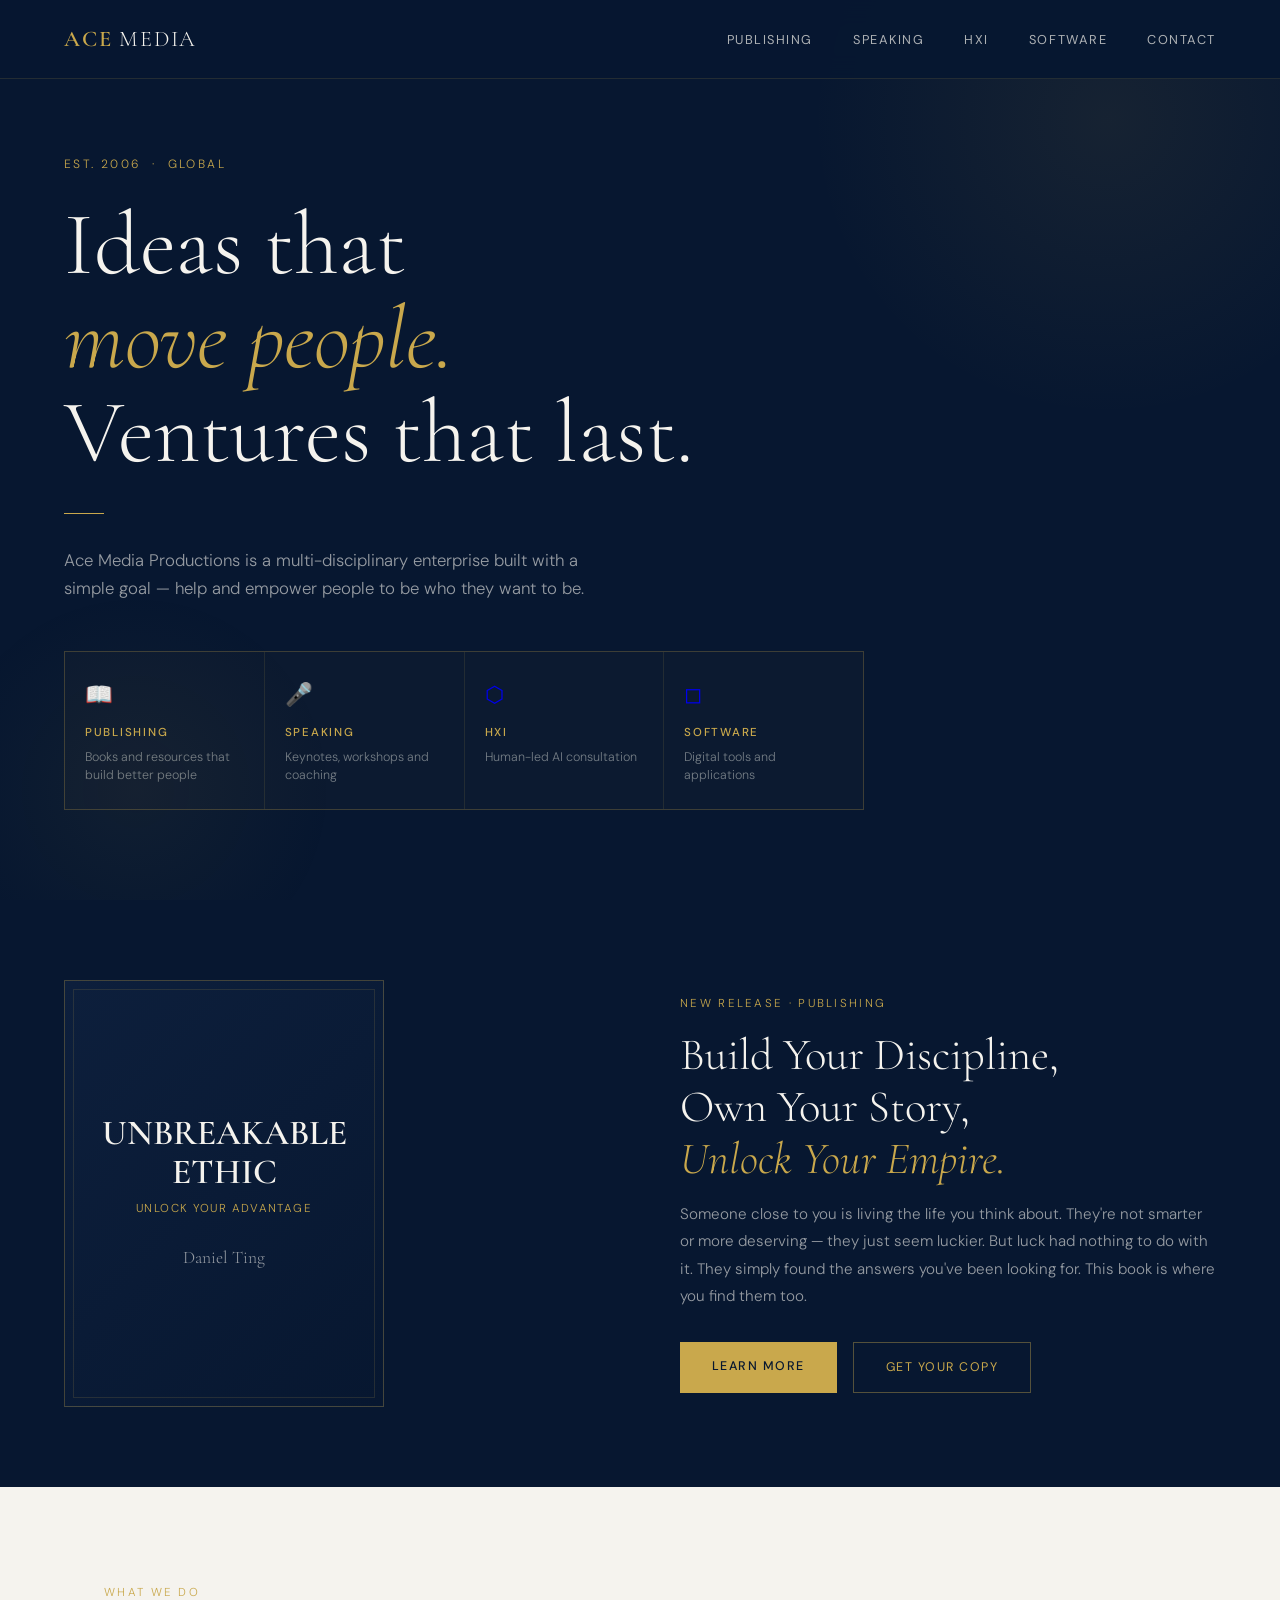
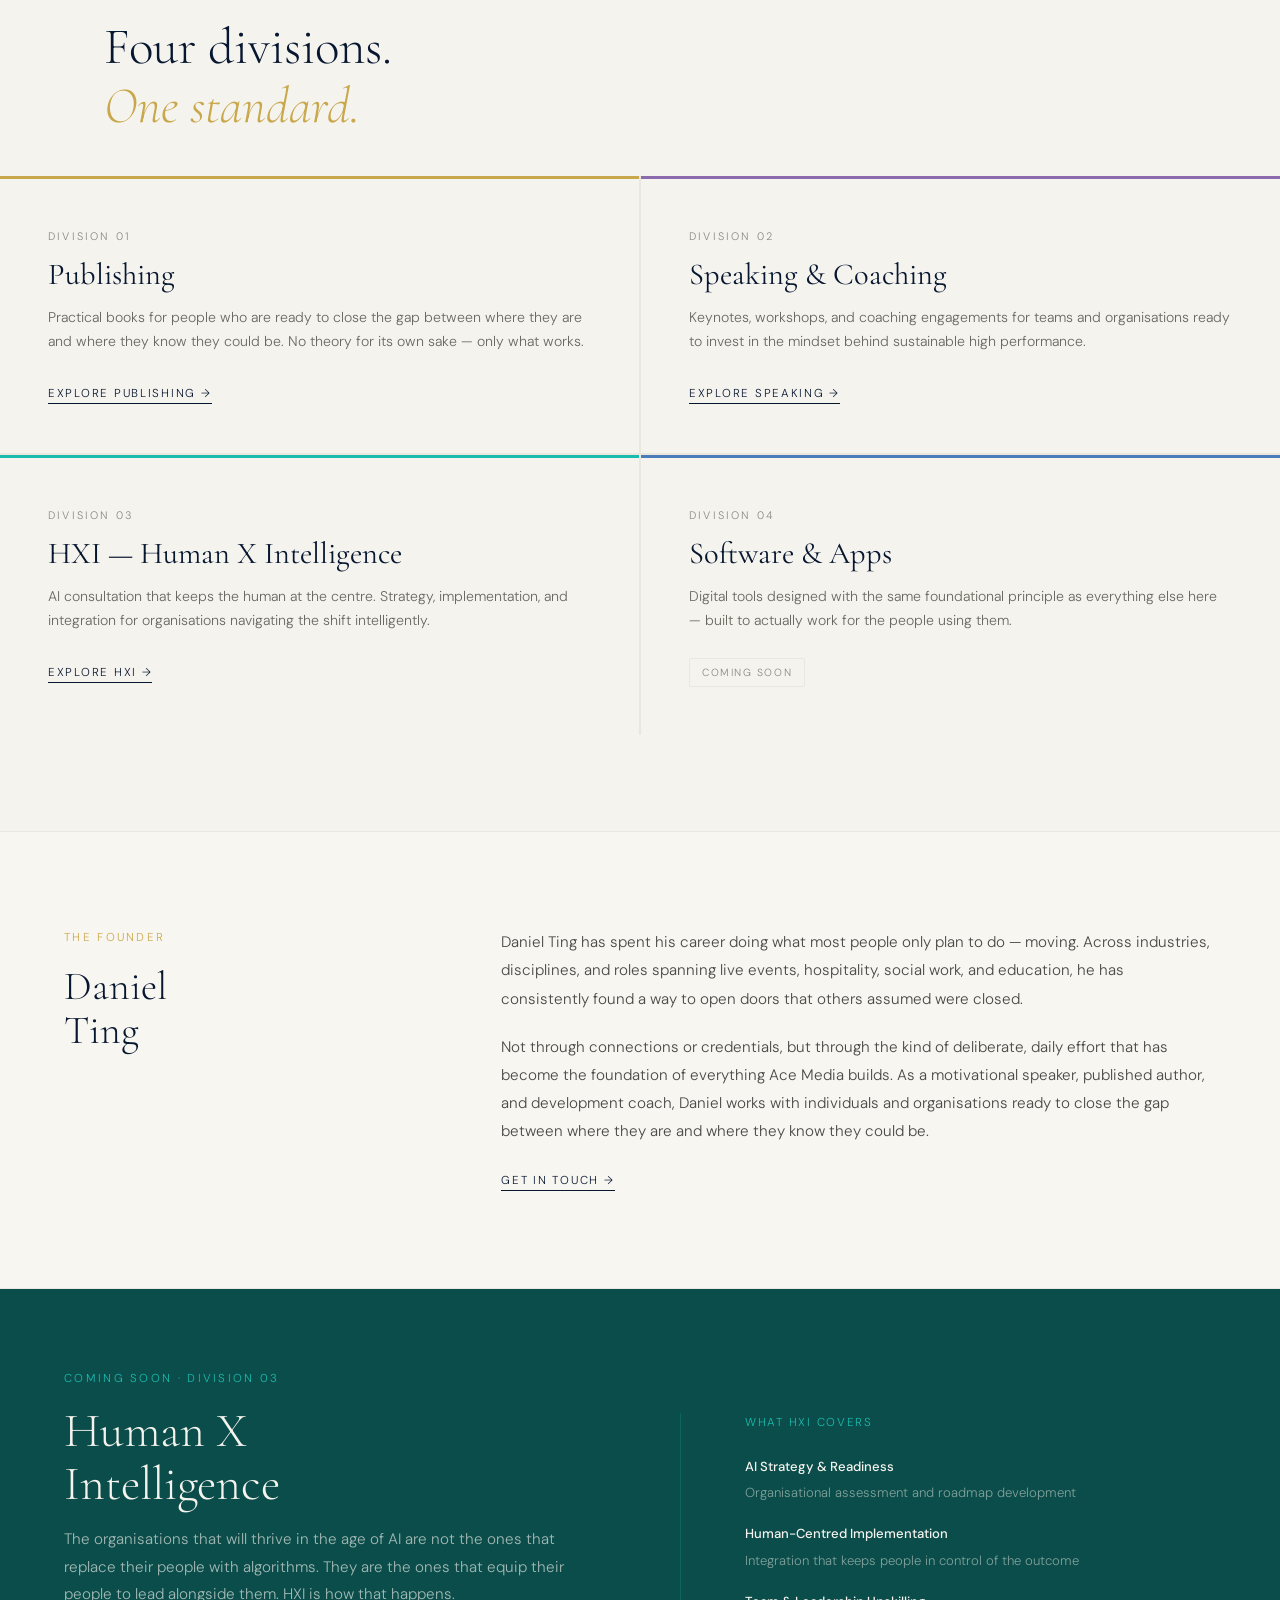
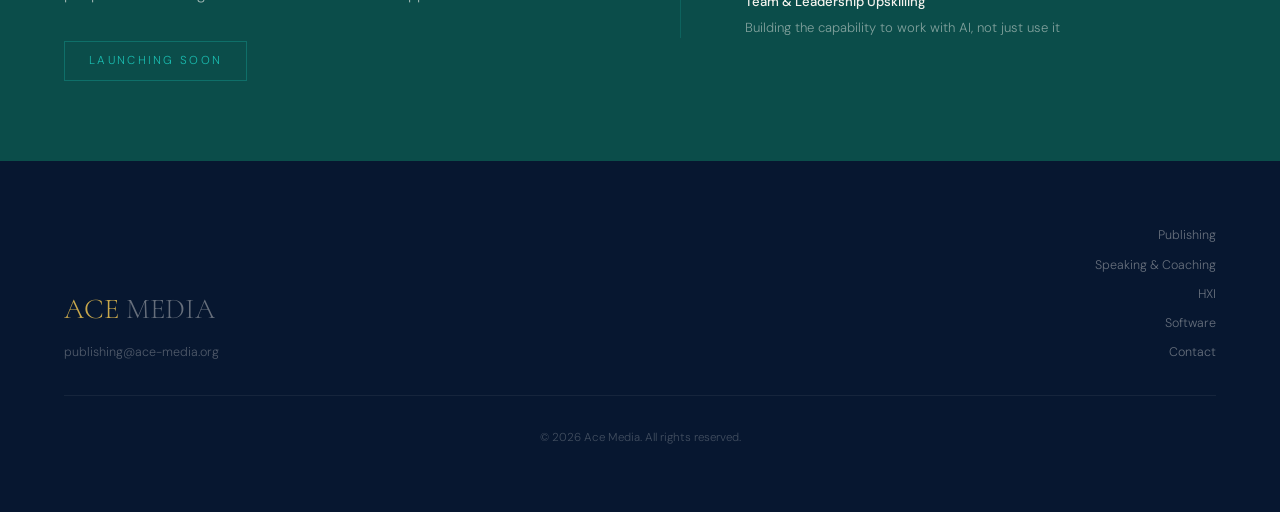
<file: index.html>
<!DOCTYPE html>
<html lang="en">
<head>
  <meta charset="UTF-8">
  <meta name="viewport" content="width=device-width, initial-scale=1.0">
  <title>Ace Media — Publishing · Software · AI · Speaking</title>
  <meta name="description" content="Ace Media Productions is a multi-disciplinary creative and commercial enterprise spanning publishing, software, AI consultation, and professional speaking.">
  <link rel="stylesheet" href="styles.css">
  <style>
    .hero-divider {
      width: 40px;
      height: 1px;
      background: var(--gold);
      margin: 2rem 0;
      opacity: 0;
      animation: fadeUp 0.8s ease forwards 0.7s;
    }
  </style>
</head>
<body>

  <nav>
    <a href="index.html" class="nav-brand">ACE <span>MEDIA</span></a>
    <ul class="nav-links">
      <li><a href="publishing/index.html">Publishing</a></li>
      <li><a href="speaking/index.html">Speaking</a></li>
      <li><a href="ai/index.html">HXI</a></li>
      <li><a href="software/index.html">Software</a></li>
      <li><a href="contact/index.html">Contact</a></li>
    </ul>
  </nav>

  <!-- ── HERO ── -->
  <section class="hero">
    <div class="hero-inner">
      <p class="hero-eyebrow">Est. 2006 &nbsp;·&nbsp; Global</p>
      <h1 class="hero-title">
        Ideas that<br>
        <em>move people.</em><br>
        Ventures that last.
      </h1>
      <div class="hero-divider"></div>
      <p class="hero-sub">
        Ace Media Productions is a multi-disciplinary enterprise built with a simple goal —
        help and empower people to be who they want to be.
      </p>
      <div class="hero-divisions">
        <a href="publishing/index.html" class="division-card">
          <div class="division-icon">📖</div>
          <div class="division-name">Publishing</div>
          <div class="division-desc">Books and resources that build better people</div>
        </a>
        <a href="speaking/index.html" class="division-card">
          <div class="division-icon">🎤</div>
          <div class="division-name">Speaking</div>
          <div class="division-desc">Keynotes, workshops and coaching</div>
        </a>
        <a href="ai/index.html" class="division-card">
          <div class="division-icon">⬡</div>
          <div class="division-name">HXI</div>
          <div class="division-desc">Human-led AI consultation</div>
        </a>
        <a href="software/index.html" class="division-card">
          <div class="division-icon">◻</div>
          <div class="division-name">Software</div>
          <div class="division-desc">Digital tools and applications</div>
        </a>
      </div>
    </div>
  </section>

  <!-- ── FEATURED BOOK ── -->
  <div class="book-strip">
    <div class="book-strip-inner">
      <div class="book-cover-placeholder fade-in">
        <div class="book-cover-title">UNBREAKABLE<br>ETHIC</div>
        <div class="book-cover-sub">Unlock Your Advantage</div>
        <div class="book-cover-author">Daniel Ting</div>
      </div>
      <div class="book-info fade-in">
        <p style="font-size:0.72rem;letter-spacing:0.2em;text-transform:uppercase;color:var(--gold);margin-bottom:1rem;">New Release · Publishing</p>
        <h2>Build Your Discipline,<br>Own Your Story,<br><em>Unlock Your Empire.</em></h2>
        <p>
          Someone close to you is living the life you think about. They're not smarter
          or more deserving — they just seem luckier. But luck had nothing to do with it.
          They simply found the answers you've been looking for. This book is where you
          find them too.
        </p>
        <div class="btn-group">
          <a href="publishing/unbreakableethic/index.html" class="btn-primary">Learn More</a>
          <a href="publishing/unbreakableethic/index.html#buy" class="btn-outline">Get Your Copy</a>
        </div>
      </div>
    </div>
  </div>

  <!-- ── DIVISIONS ── -->
  <section style="padding: 6rem 0; background: var(--white);">
    <div class="section-inner" style="padding: 0 4rem; margin-bottom: 2.5rem;">
      <p class="section-eyebrow">What We Do</p>
      <h2 class="section-title">Four divisions.<br><em>One standard.</em></h2>
    </div>
    <div class="divisions-grid fade-in">
      <a href="publishing/index.html" class="div-card publishing">
        <div class="div-card-label">Division 01</div>
        <div class="div-card-title">Publishing</div>
        <div class="div-card-body">
          Practical books for people who are ready to close the gap between where they are
          and where they know they could be. No theory for its own sake — only what works.
        </div>
        <span class="div-card-link">Explore Publishing →</span>
      </a>
      <a href="speaking/index.html" class="div-card speaking">
        <div class="div-card-label">Division 02</div>
        <div class="div-card-title">Speaking & Coaching</div>
        <div class="div-card-body">
          Keynotes, workshops, and coaching engagements for teams and organisations
          ready to invest in the mindset behind sustainable high performance.
        </div>
        <span class="div-card-link">Explore Speaking →</span>
      </a>
      <a href="ai/index.html" class="div-card hxi">
        <div class="div-card-label">Division 03</div>
        <div class="div-card-title">HXI — Human X Intelligence</div>
        <div class="div-card-body">
          AI consultation that keeps the human at the centre. Strategy, implementation,
          and integration for organisations navigating the shift intelligently.
        </div>
        <span class="div-card-link">Explore HXI →</span>
      </a>
      <a href="software/index.html" class="div-card software">
        <div class="div-card-label">Division 04</div>
        <div class="div-card-title">Software & Apps</div>
        <div class="div-card-body">
          Digital tools designed with the same foundational principle as everything
          else here — built to actually work for the people using them.
        </div>
        <span class="div-card-link coming-soon-badge">Coming Soon</span>
      </a>
    </div>
  </section>

  <!-- ── ABOUT ── -->
  <section class="about-strip">
    <div class="about-inner">
      <div class="fade-in">
        <div class="about-label">The Founder</div>
        <div class="about-name">Daniel<br>Ting</div>
      </div>
      <div class="about-body fade-in">
        <p>
          Daniel Ting has spent his career doing what most people only plan to do — moving.
          Across industries, disciplines, and roles spanning live events, hospitality,
          social work, and education, he has consistently found a way to open doors that
          others assumed were closed.
        </p>
        <p>
          Not through connections or credentials, but through the kind of deliberate,
          daily effort that has become the foundation of everything Ace Media builds.
          As a motivational speaker, published author, and development coach, Daniel works
          with individuals and organisations ready to close the gap between where they are
          and where they know they could be.
        </p>
        <a href="contact/index.html" class="div-card-link" style="color:var(--navy);border-color:var(--navy);">Get in Touch →</a>
      </div>
    </div>
  </section>

  <!-- ── HXI TEASER ── -->
  <div class="hxi-strip">
    <div class="hxi-inner">
      <div class="fade-in">
        <div class="hxi-label">Coming Soon · Division 03</div>
        <div class="hxi-title">Human X<br>Intelligence</div>
        <p class="hxi-body">
          The organisations that will thrive in the age of AI are not the ones
          that replace their people with algorithms. They are the ones that equip
          their people to lead alongside them. HXI is how that happens.
        </p>
        <span class="hxi-coming">Launching Soon</span>
      </div>
      <div class="fade-in" style="border-left: 1px solid rgba(26,188,176,0.2); padding-left: 4rem;">
        <p style="font-size:0.72rem;letter-spacing:0.15em;text-transform:uppercase;color:var(--hxi-accent);margin-bottom:1.5rem;">What HXI Covers</p>
        <div style="display:flex;flex-direction:column;gap:1.25rem;">
          <div>
            <div style="font-size:0.82rem;font-weight:500;color:var(--white);margin-bottom:0.25rem;">AI Strategy & Readiness</div>
            <div style="font-size:0.82rem;color:rgba(245,243,238,0.5);line-height:1.6;">Organisational assessment and roadmap development</div>
          </div>
          <div>
            <div style="font-size:0.82rem;font-weight:500;color:var(--white);margin-bottom:0.25rem;">Human-Centred Implementation</div>
            <div style="font-size:0.82rem;color:rgba(245,243,238,0.5);line-height:1.6;">Integration that keeps people in control of the outcome</div>
          </div>
          <div>
            <div style="font-size:0.82rem;font-weight:500;color:var(--white);margin-bottom:0.25rem;">Team & Leadership Upskilling</div>
            <div style="font-size:0.82rem;color:rgba(245,243,238,0.5);line-height:1.6;">Building the capability to work with AI, not just use it</div>
          </div>
        </div>
      </div>
    </div>
  </div>

  <!-- ── FOOTER ── -->
  <footer>
    <div class="footer-inner">
      <div>
        <div class="footer-brand">ACE <span>MEDIA</span></div>
        <p style="font-size:0.78rem;color:rgba(245,243,238,0.3);margin-top:0.5rem;">publishing@ace-media.org</p>
      </div>
      <div class="footer-links">
        <a href="publishing/index.html">Publishing</a>
        <a href="speaking/index.html">Speaking & Coaching</a>
        <a href="ai/index.html">HXI</a>
        <a href="software/index.html">Software</a>
        <a href="contact/index.html">Contact</a>
      </div>
    </div>
    <p class="footer-copy">© 2026 Ace Media. All rights reserved.</p>
  </footer>

  <script>
    const observer = new IntersectionObserver((entries) => {
      entries.forEach(e => { if (e.isIntersecting) e.target.classList.add('visible'); });
    }, { threshold: 0.15 });
    document.querySelectorAll('.fade-in').forEach(el => observer.observe(el));
  </script>

</body>
</html>
</file>
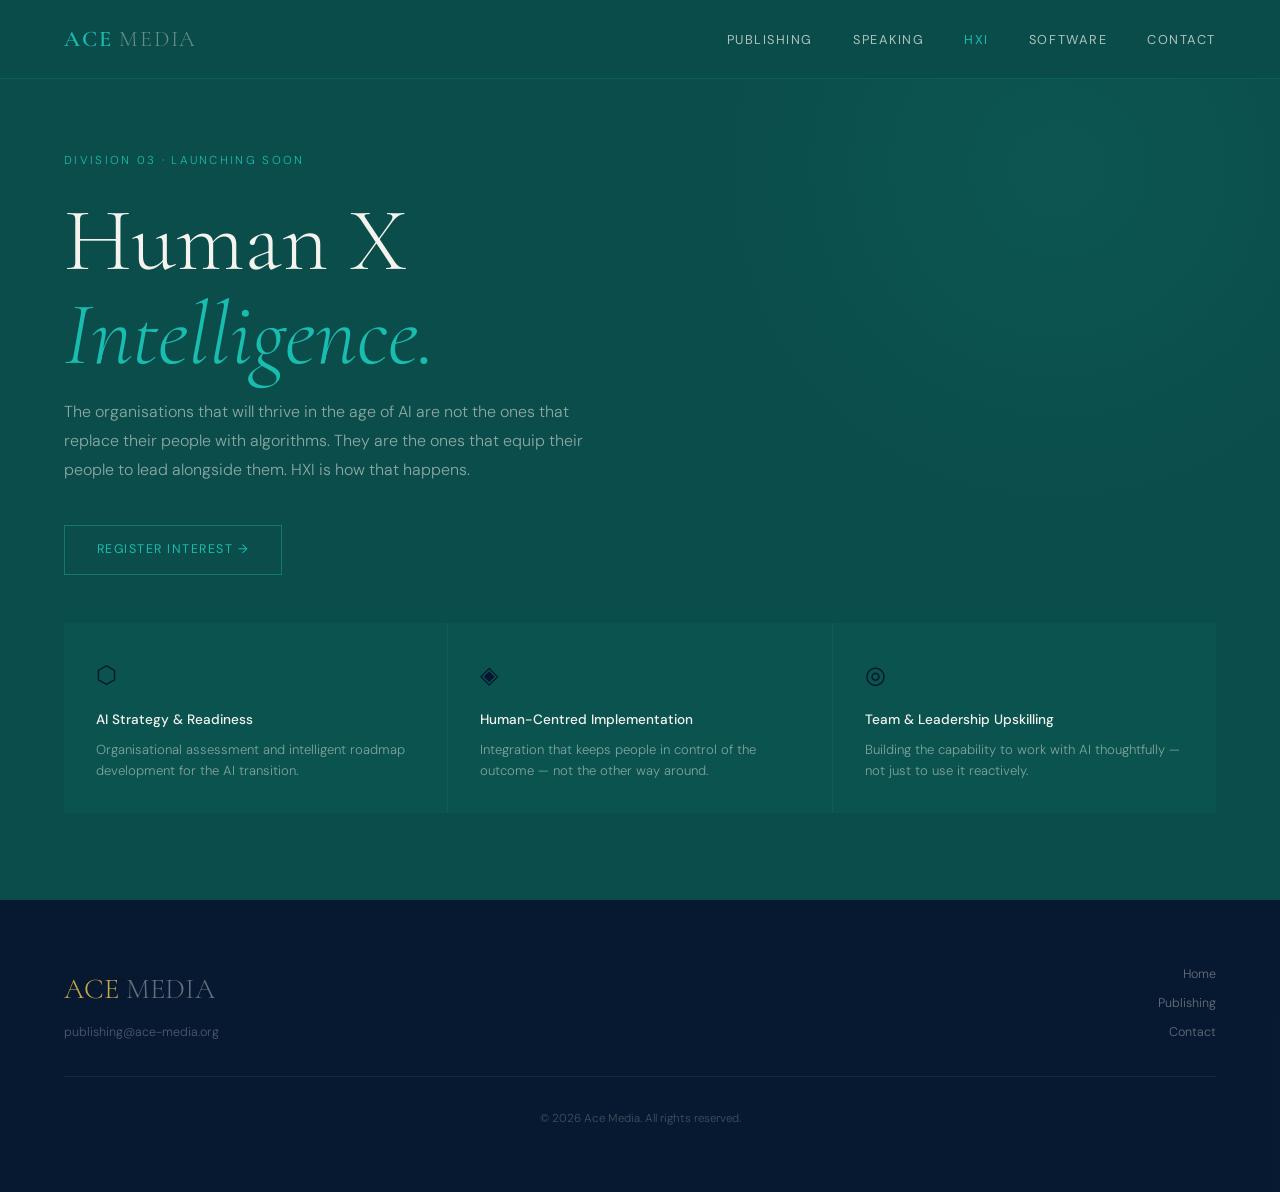
<file: ai/index.html>
<!DOCTYPE html>
<html lang="en">
<head>
  <meta charset="UTF-8">
  <meta name="viewport" content="width=device-width, initial-scale=1.0">
  <title>HXI — Human X Intelligence · Ace Media</title>
  <meta name="description" content="HXI — Human X Intelligence. AI consultation that keeps the human at the centre. Coming soon from Ace Media.">
  <link rel="stylesheet" href="../styles.css">
  <style>
    body { background: var(--hxi-teal); }
    .hxi-page-hero {
      min-height: 100vh;
      background: var(--hxi-teal);
      display: flex;
      align-items: center;
      padding: 8rem 4rem 4rem;
      position: relative;
      overflow: hidden;
    }
    .hxi-page-hero::before {
      content: '';
      position: absolute;
      top: -20%; right: -10%;
      width: 700px; height: 700px;
      background: radial-gradient(circle, rgba(26,188,176,0.08) 0%, transparent 70%);
      pointer-events: none;
    }
    .hxi-grid {
      display: grid;
      grid-template-columns: repeat(3, 1fr);
      gap: 1px;
      background: rgba(26,188,176,0.15);
      margin-top: 3rem;
    }
    .hxi-card {
      background: rgba(11,77,74,0.6);
      padding: 2rem;
    }
    .hxi-card-icon {
      font-size: 1.5rem;
      margin-bottom: 0.75rem;
    }
    .hxi-card-title {
      font-size: 0.85rem;
      font-weight: 500;
      color: var(--white);
      margin-bottom: 0.5rem;
    }
    .hxi-card-body {
      font-size: 0.82rem;
      color: rgba(245,243,238,0.5);
      line-height: 1.6;
    }
    @media (max-width: 700px) {
      .hxi-page-hero { padding: 7rem 1.5rem 3rem; }
      .hxi-grid { grid-template-columns: 1fr; }
    }
  </style>
</head>
<body>

  <nav style="background:rgba(11,77,74,0.96);border-bottom-color:rgba(26,188,176,0.15);">
    <a href="../index.html" class="nav-brand" style="color:var(--hxi-accent);">ACE <span style="color:rgba(245,243,238,0.4);">MEDIA</span></a>
    <ul class="nav-links">
      <li><a href="../publishing/index.html">Publishing</a></li>
      <li><a href="../speaking/index.html">Speaking</a></li>
      <li><a href="../ai/index.html" style="color:var(--hxi-accent);">HXI</a></li>
      <li><a href="../software/index.html">Software</a></li>
      <li><a href="../contact/index.html">Contact</a></li>
    </ul>
  </nav>

  <div class="hxi-page-hero">
    <div style="max-width:1200px;margin:0 auto;width:100%;">
      <p style="font-size:0.72rem;letter-spacing:0.2em;text-transform:uppercase;color:var(--hxi-accent);margin-bottom:1.5rem;opacity:0;animation:fadeUp 0.8s ease forwards 0.2s;">
        Division 03 · Launching Soon
      </p>
      <h1 style="font-family:'Cormorant Garamond',serif;font-size:clamp(3rem,7vw,6rem);font-weight:300;color:var(--white);line-height:1.05;margin-bottom:1rem;opacity:0;animation:fadeUp 0.8s ease forwards 0.4s;">
        Human X<br><em style="color:var(--hxi-accent);">Intelligence.</em>
      </h1>
      <p style="font-size:1rem;color:rgba(245,243,238,0.55);max-width:540px;line-height:1.8;margin-bottom:2.5rem;opacity:0;animation:fadeUp 0.8s ease forwards 0.6s;">
        The organisations that will thrive in the age of AI are not the ones that
        replace their people with algorithms. They are the ones that equip their
        people to lead alongside them. HXI is how that happens.
      </p>
      <div style="opacity:0;animation:fadeUp 0.8s ease forwards 0.8s;">
        <a href="../contact/index.html" style="display:inline-block;padding:0.85rem 2rem;border:1px solid rgba(26,188,176,0.4);color:var(--hxi-accent);font-size:0.78rem;font-weight:400;letter-spacing:0.12em;text-transform:uppercase;text-decoration:none;transition:border-color 0.2s;">Register Interest →</a>
      </div>

      <div class="hxi-grid" style="opacity:0;animation:fadeUp 0.8s ease forwards 1s;">
        <div class="hxi-card">
          <div class="hxi-card-icon">⬡</div>
          <div class="hxi-card-title">AI Strategy & Readiness</div>
          <div class="hxi-card-body">Organisational assessment and intelligent roadmap development for the AI transition.</div>
        </div>
        <div class="hxi-card">
          <div class="hxi-card-icon">◈</div>
          <div class="hxi-card-title">Human-Centred Implementation</div>
          <div class="hxi-card-body">Integration that keeps people in control of the outcome — not the other way around.</div>
        </div>
        <div class="hxi-card">
          <div class="hxi-card-icon">◎</div>
          <div class="hxi-card-title">Team & Leadership Upskilling</div>
          <div class="hxi-card-body">Building the capability to work with AI thoughtfully — not just to use it reactively.</div>
        </div>
      </div>
    </div>
  </div>

  <footer style="background:rgba(7,23,48,0.95);">
    <div class="footer-inner">
      <div>
        <div class="footer-brand">ACE <span>MEDIA</span></div>
        <p style="font-size:0.78rem;color:rgba(245,243,238,0.3);margin-top:0.5rem;">publishing@ace-media.org</p>
      </div>
      <div class="footer-links">
        <a href="../index.html">Home</a>
        <a href="../publishing/index.html">Publishing</a>
        <a href="../contact/index.html">Contact</a>
      </div>
    </div>
    <p class="footer-copy">© 2026 Ace Media. All rights reserved.</p>
  </footer>

</body>
</html>
</file>
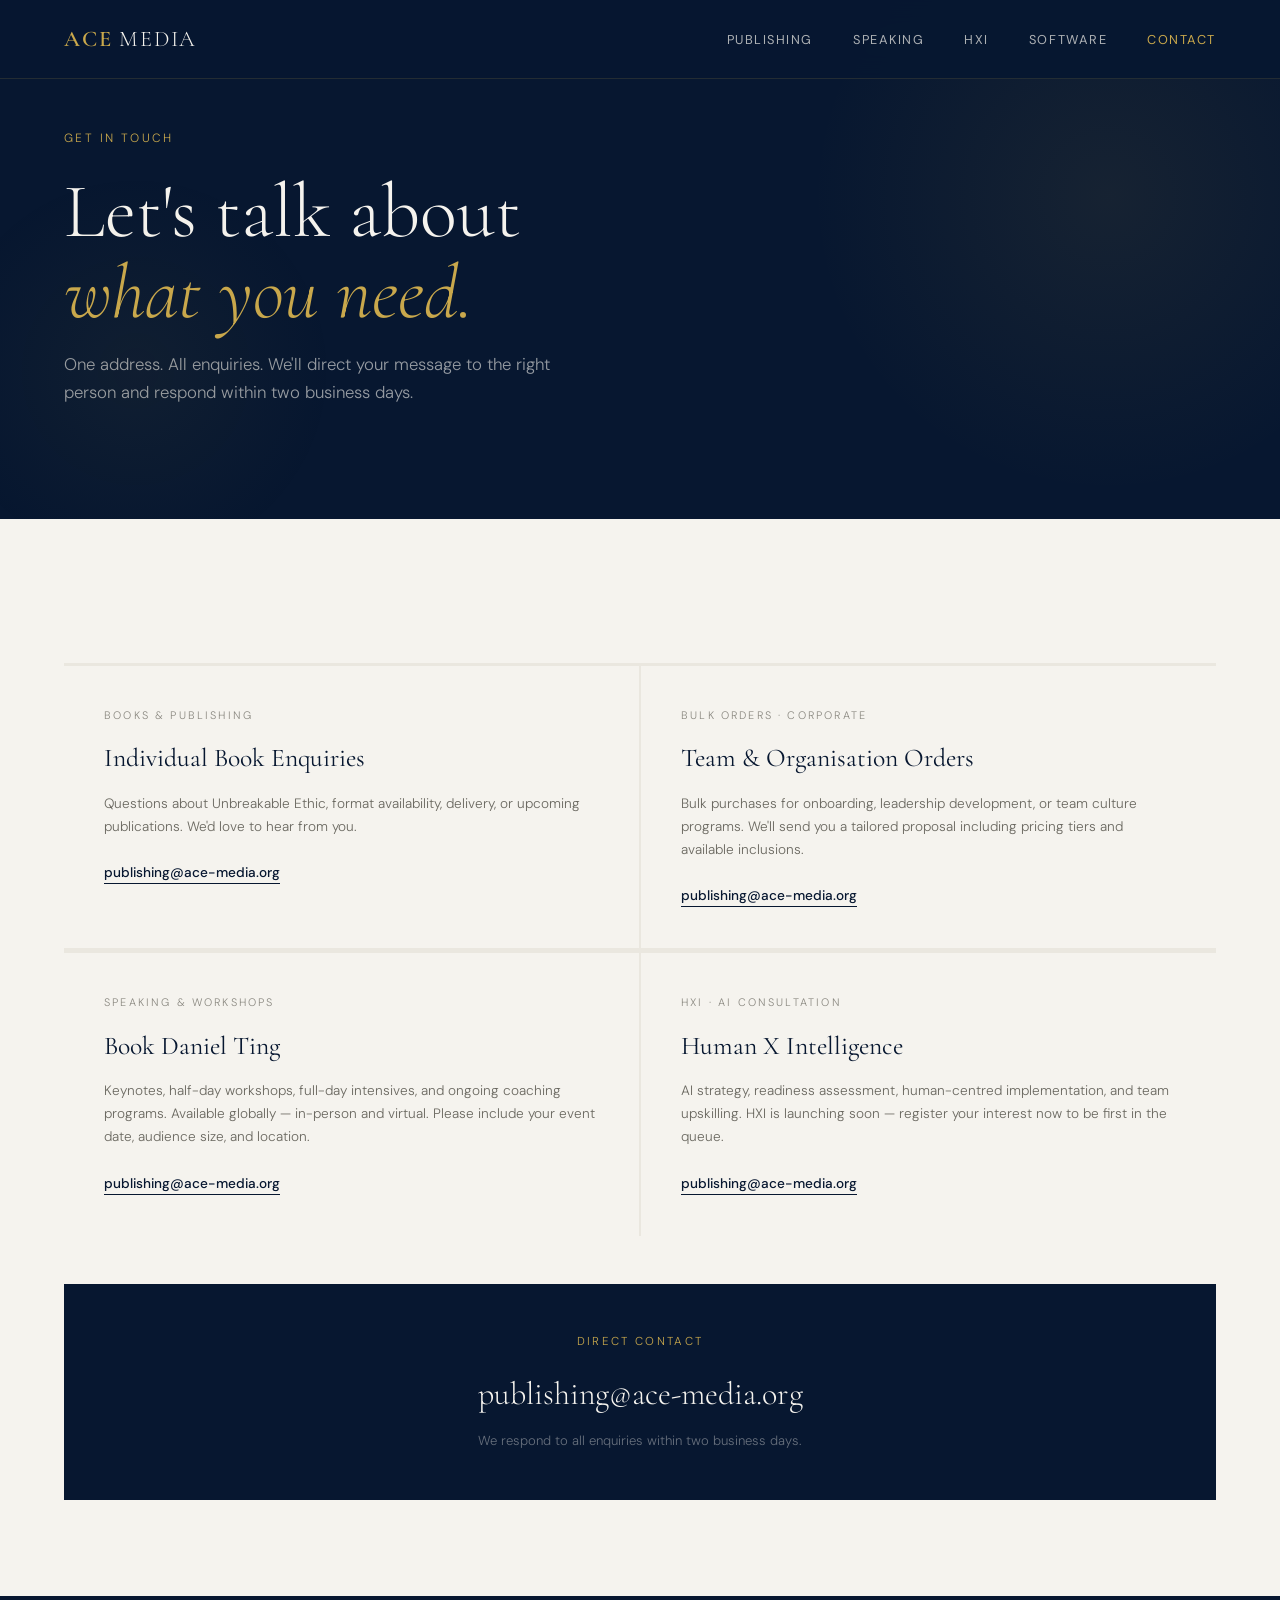
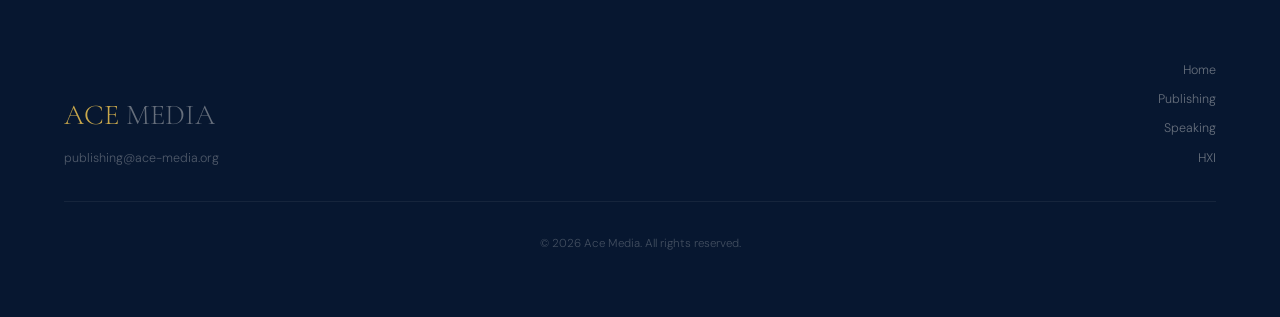
<file: contact/index.html>
<!DOCTYPE html>
<html lang="en">
<head>
  <meta charset="UTF-8">
  <meta name="viewport" content="width=device-width, initial-scale=1.0">
  <title>Contact — Ace Media</title>
  <meta name="description" content="Get in touch with Ace Media — publishing enquiries, bulk orders, speaking bookings, and HXI consultation.">
  <link rel="stylesheet" href="../styles.css">
  <style>
    .contact-grid {
      display: grid;
      grid-template-columns: repeat(2, 1fr);
      gap: 2px;
      background: var(--off-white);
      margin-top: 3rem;
    }
    .contact-card {
      background: var(--white);
      padding: 2.5rem;
      border-top: 3px solid var(--off-white);
      transition: border-color 0.2s;
    }
    .contact-card:hover { border-color: var(--gold); }
    .contact-card-label {
      font-size: 0.68rem;
      letter-spacing: 0.2em;
      text-transform: uppercase;
      color: var(--mid);
      margin-bottom: 0.75rem;
    }
    .contact-card-title {
      font-family: 'Cormorant Garamond', serif;
      font-size: 1.6rem;
      font-weight: 400;
      color: var(--navy);
      margin-bottom: 0.75rem;
    }
    .contact-card-body {
      font-size: 0.85rem;
      color: #6A6860;
      line-height: 1.7;
      margin-bottom: 1.25rem;
    }
    .contact-email {
      font-size: 0.85rem;
      font-weight: 500;
      color: var(--navy);
      text-decoration: none;
      border-bottom: 1px solid var(--navy);
      padding-bottom: 2px;
      transition: color 0.2s, border-color 0.2s;
    }
    .contact-email:hover { color: var(--gold); border-color: var(--gold); }
    @media (max-width: 700px) {
      .contact-grid { grid-template-columns: 1fr; }
    }
  </style>
</head>
<body>

  <nav>
    <a href="../index.html" class="nav-brand">ACE <span>MEDIA</span></a>
    <ul class="nav-links">
      <li><a href="../publishing/index.html">Publishing</a></li>
      <li><a href="../speaking/index.html">Speaking</a></li>
      <li><a href="../ai/index.html">HXI</a></li>
      <li><a href="../software/index.html">Software</a></li>
      <li><a href="../contact/index.html" style="color:var(--gold);">Contact</a></li>
    </ul>
  </nav>

  <section class="hero" style="min-height:55vh;">
    <div class="hero-inner">
      <p class="hero-eyebrow">Get in Touch</p>
      <h1 class="hero-title" style="font-size:clamp(2.8rem,6vw,5rem);">
        Let's talk about<br><em>what you need.</em>
      </h1>
      <p class="hero-sub">
        One address. All enquiries. We'll direct your message to the right person
        and respond within two business days.
      </p>
    </div>
  </section>

  <!-- CONTACT CARDS -->
  <section style="background:var(--white);">
    <div class="section-inner">
      <div class="contact-grid fade-in">

        <div class="contact-card">
          <div class="contact-card-label">Books & Publishing</div>
          <div class="contact-card-title">Individual Book Enquiries</div>
          <div class="contact-card-body">
            Questions about Unbreakable Ethic, format availability, delivery,
            or upcoming publications. We'd love to hear from you.
          </div>
          <a href="mailto:publishing@ace-media.org" class="contact-email">publishing@ace-media.org</a>
        </div>

        <div class="contact-card">
          <div class="contact-card-label">Bulk Orders · Corporate</div>
          <div class="contact-card-title">Team & Organisation Orders</div>
          <div class="contact-card-body">
            Bulk purchases for onboarding, leadership development, or team
            culture programs. We'll send you a tailored proposal including
            pricing tiers and available inclusions.
          </div>
          <a href="mailto:publishing@ace-media.org?subject=Bulk Order Enquiry" class="contact-email">publishing@ace-media.org</a>
        </div>

        <div class="contact-card">
          <div class="contact-card-label">Speaking & Workshops</div>
          <div class="contact-card-title">Book Daniel Ting</div>
          <div class="contact-card-body">
            Keynotes, half-day workshops, full-day intensives, and ongoing
            coaching programs. Available globally — in-person and virtual.
            Please include your event date, audience size, and location.
          </div>
          <a href="mailto:publishing@ace-media.org?subject=Speaking Enquiry" class="contact-email">publishing@ace-media.org</a>
        </div>

        <div class="contact-card">
          <div class="contact-card-label">HXI · AI Consultation</div>
          <div class="contact-card-title">Human X Intelligence</div>
          <div class="contact-card-body">
            AI strategy, readiness assessment, human-centred implementation,
            and team upskilling. HXI is launching soon — register your interest
            now to be first in the queue.
          </div>
          <a href="mailto:publishing@ace-media.org?subject=HXI Enquiry" class="contact-email">publishing@ace-media.org</a>
        </div>

      </div>

      <!-- DIRECT EMAIL -->
      <div style="margin-top:3rem;padding:3rem;background:var(--navy);text-align:center;" class="fade-in">
        <p style="font-size:0.72rem;letter-spacing:0.2em;text-transform:uppercase;color:var(--gold);margin-bottom:1rem;">Direct Contact</p>
        <p style="font-family:'Cormorant Garamond',serif;font-size:2rem;font-weight:300;color:var(--white);margin-bottom:0.5rem;">
          publishing@ace-media.org
        </p>
        <p style="font-size:0.82rem;color:rgba(245,243,238,0.4);">
          We respond to all enquiries within two business days.
        </p>
      </div>
    </div>
  </section>

  <footer>
    <div class="footer-inner">
      <div>
        <div class="footer-brand">ACE <span>MEDIA</span></div>
        <p style="font-size:0.78rem;color:rgba(245,243,238,0.3);margin-top:0.5rem;">publishing@ace-media.org</p>
      </div>
      <div class="footer-links">
        <a href="../index.html">Home</a>
        <a href="../publishing/index.html">Publishing</a>
        <a href="../speaking/index.html">Speaking</a>
        <a href="../ai/index.html">HXI</a>
      </div>
    </div>
    <p class="footer-copy">© 2026 Ace Media. All rights reserved.</p>
  </footer>

  <script>
    const observer = new IntersectionObserver((entries) => {
      entries.forEach(e => { if (e.isIntersecting) e.target.classList.add('visible'); });
    }, { threshold: 0.15 });
    document.querySelectorAll('.fade-in').forEach(el => observer.observe(el));
  </script>

</body>
</html>
</file>
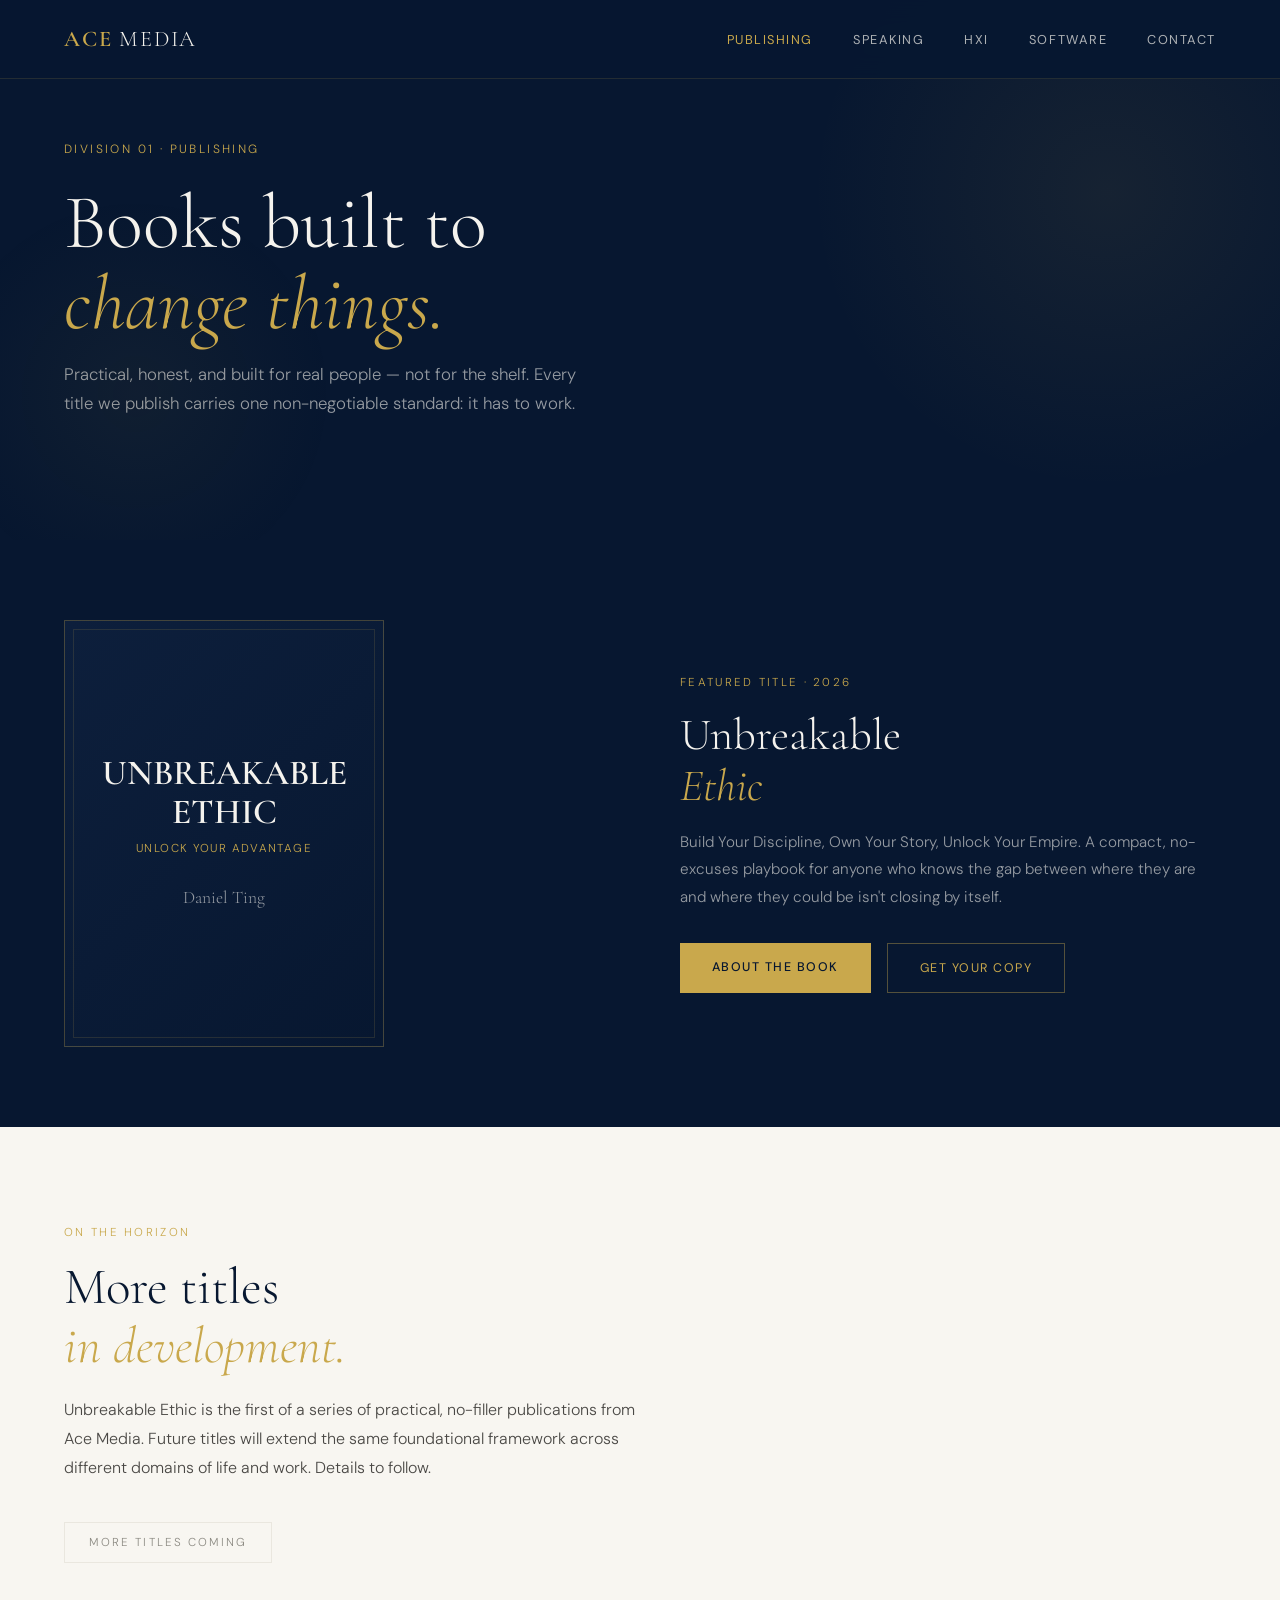
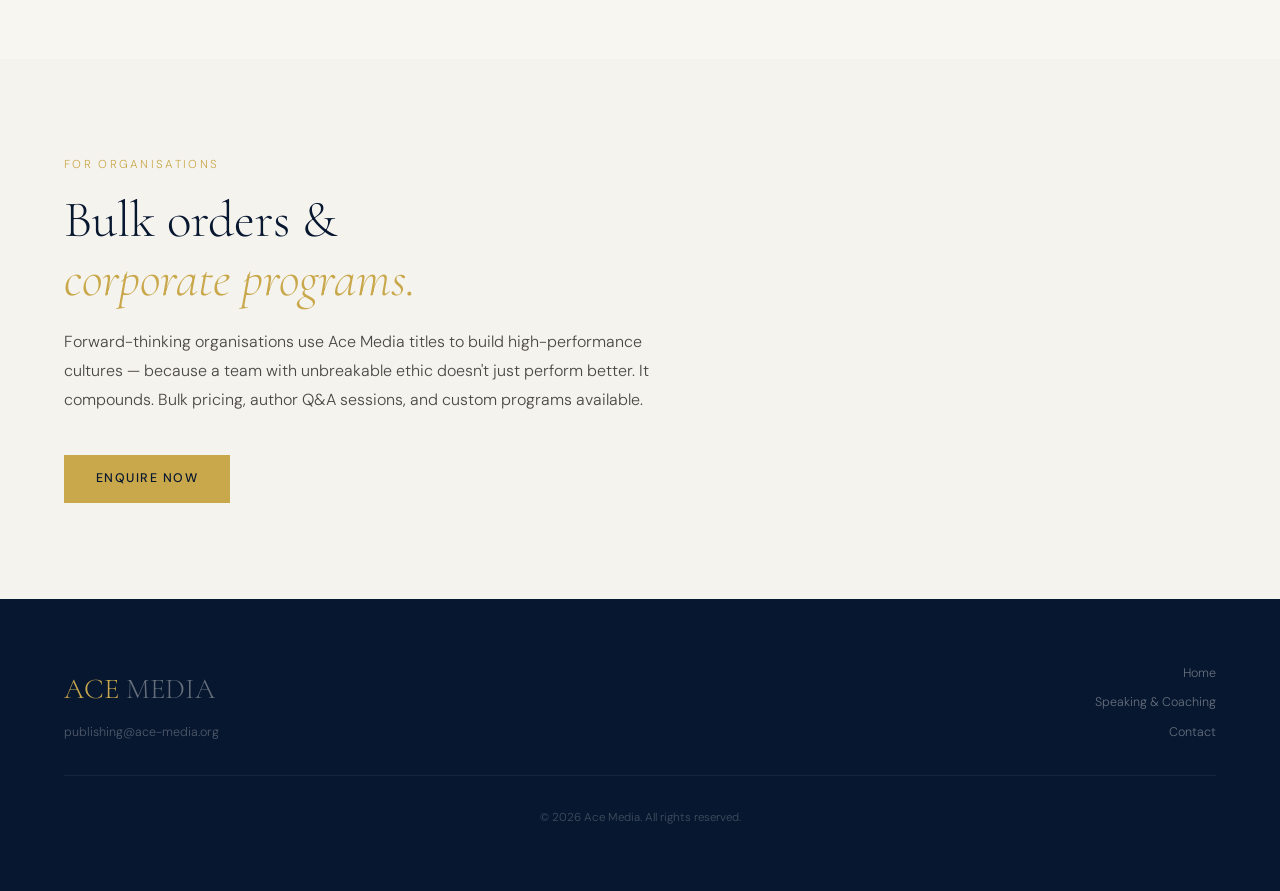
<file: publishing/index.html>
<!DOCTYPE html>
<html lang="en">
<head>
  <meta charset="UTF-8">
  <meta name="viewport" content="width=device-width, initial-scale=1.0">
  <title>Publishing — Ace Media</title>
  <meta name="description" content="Ace Media Publishing — practical books for people ready to close the gap between where they are and where they could be.">
  <link rel="stylesheet" href="../styles.css">
</head>
<body>

  <nav>
    <a href="../index.html" class="nav-brand">ACE <span>MEDIA</span></a>
    <ul class="nav-links">
      <li><a href="../publishing/index.html" style="color:var(--gold);">Publishing</a></li>
      <li><a href="../speaking/index.html">Speaking</a></li>
      <li><a href="../ai/index.html">HXI</a></li>
      <li><a href="../software/index.html">Software</a></li>
      <li><a href="../contact/index.html">Contact</a></li>
    </ul>
  </nav>

  <section class="hero" style="min-height:60vh;">
    <div class="hero-inner">
      <p class="hero-eyebrow">Division 01 · Publishing</p>
      <h1 class="hero-title" style="font-size:clamp(2.8rem,6vw,5rem);">
        Books built to<br><em>change things.</em>
      </h1>
      <p class="hero-sub">
        Practical, honest, and built for real people — not for the shelf.
        Every title we publish carries one non-negotiable standard: it has to work.
      </p>
    </div>
  </section>

  <!-- FEATURED TITLE -->
  <div class="book-strip">
    <div class="book-strip-inner">
      <div class="book-cover-placeholder fade-in">
        <div class="book-cover-title">UNBREAKABLE<br>ETHIC</div>
        <div class="book-cover-sub">Unlock Your Advantage</div>
        <div class="book-cover-author">Daniel Ting</div>
      </div>
      <div class="book-info fade-in">
        <p style="font-size:0.72rem;letter-spacing:0.2em;text-transform:uppercase;color:var(--gold);margin-bottom:1rem;">Featured Title · 2026</p>
        <h2>Unbreakable<br><em>Ethic</em></h2>
        <p>
          Build Your Discipline, Own Your Story, Unlock Your Empire.
          A compact, no-excuses playbook for anyone who knows the gap between
          where they are and where they could be isn't closing by itself.
        </p>
        <div class="btn-group">
          <a href="unbreakableethic/index.html" class="btn-primary">About the Book</a>
          <a href="unbreakableethic/index.html#buy" class="btn-outline">Get Your Copy</a>
        </div>
      </div>
    </div>
  </div>

  <!-- FUTURE TITLES PLACEHOLDER -->
  <section style="background:var(--soft-bg);">
    <div class="section-inner">
      <p class="section-eyebrow fade-in">On the Horizon</p>
      <h2 class="section-title fade-in">More titles<br><em>in development.</em></h2>
      <p class="section-body fade-in">
        Unbreakable Ethic is the first of a series of practical, no-filler publications
        from Ace Media. Future titles will extend the same foundational framework
        across different domains of life and work. Details to follow.
      </p>
      <div style="display:inline-block;font-size:0.72rem;letter-spacing:0.18em;text-transform:uppercase;color:var(--mid);border:1px solid var(--off-white);padding:0.6rem 1.5rem;" class="fade-in">
        More Titles Coming
      </div>
    </div>
  </section>

  <!-- CORPORATE -->
  <section style="background:var(--white);">
    <div class="section-inner">
      <p class="section-eyebrow fade-in">For Organisations</p>
      <h2 class="section-title fade-in">Bulk orders &<br><em>corporate programs.</em></h2>
      <p class="section-body fade-in">
        Forward-thinking organisations use Ace Media titles to build high-performance
        cultures — because a team with unbreakable ethic doesn't just perform better.
        It compounds. Bulk pricing, author Q&A sessions, and custom programs available.
      </p>
      <a href="../contact/index.html" class="btn-primary fade-in">Enquire Now</a>
    </div>
  </section>

  <footer>
    <div class="footer-inner">
      <div>
        <div class="footer-brand">ACE <span>MEDIA</span></div>
        <p style="font-size:0.78rem;color:rgba(245,243,238,0.3);margin-top:0.5rem;">publishing@ace-media.org</p>
      </div>
      <div class="footer-links">
        <a href="../index.html">Home</a>
        <a href="../speaking/index.html">Speaking & Coaching</a>
        <a href="../contact/index.html">Contact</a>
      </div>
    </div>
    <p class="footer-copy">© 2026 Ace Media. All rights reserved.</p>
  </footer>

  <script>
    const observer = new IntersectionObserver((entries) => {
      entries.forEach(e => { if (e.isIntersecting) e.target.classList.add('visible'); });
    }, { threshold: 0.15 });
    document.querySelectorAll('.fade-in').forEach(el => observer.observe(el));
  </script>

</body>
</html>
</file>
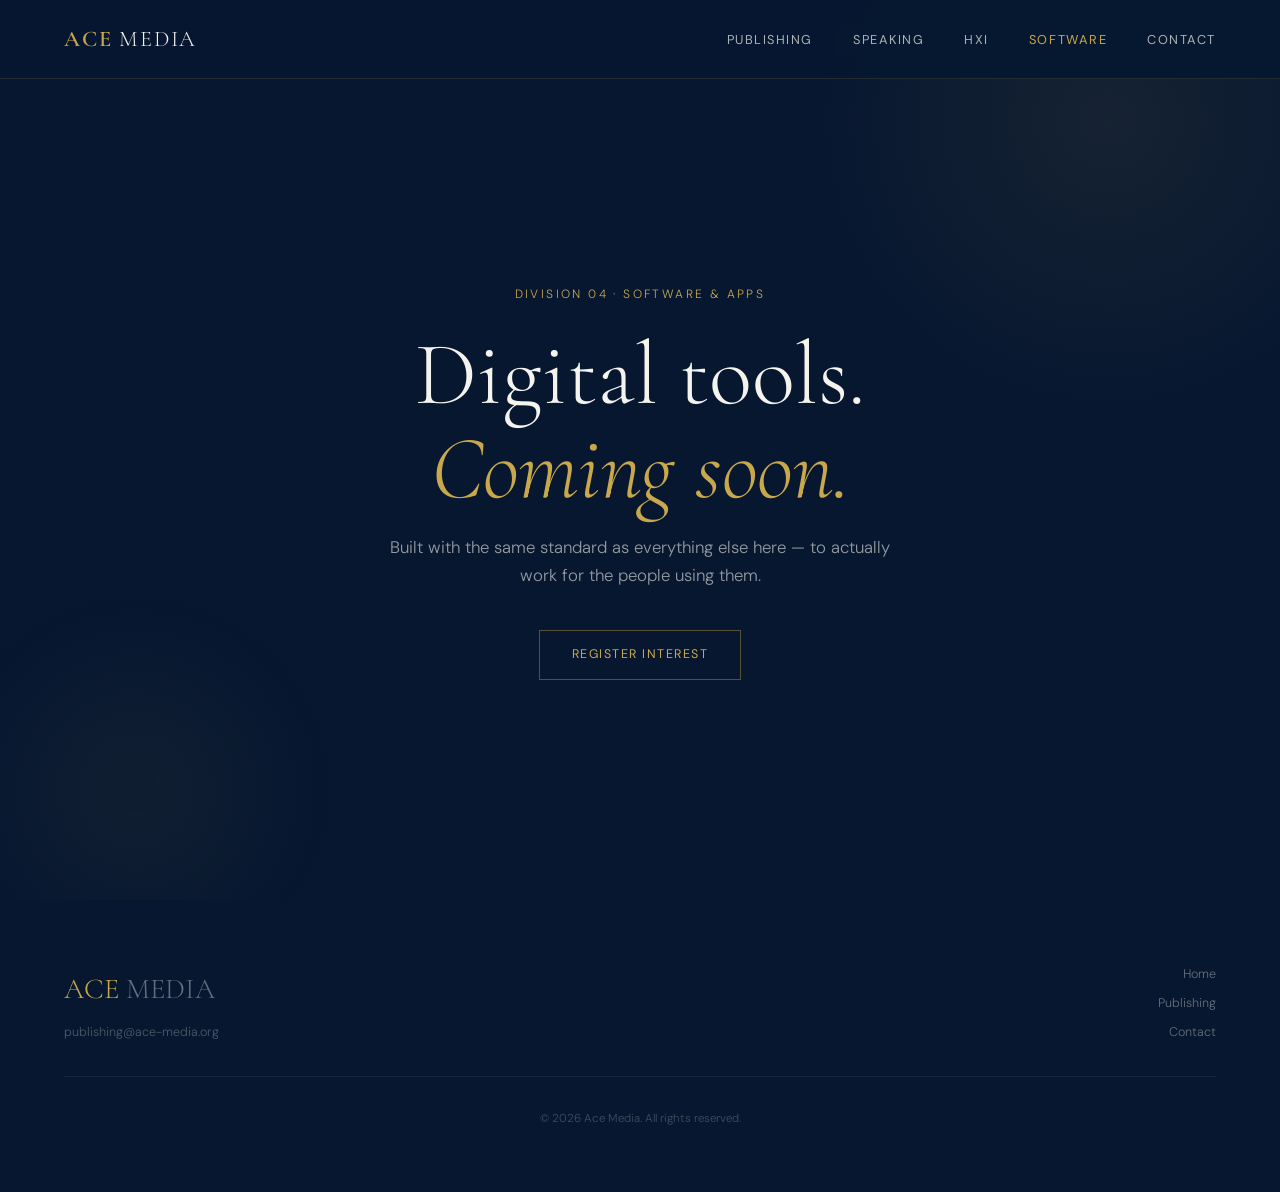
<file: software/index.html>
<!DOCTYPE html>
<html lang="en">
<head>
  <meta charset="UTF-8">
  <meta name="viewport" content="width=device-width, initial-scale=1.0">
  <title>Software & Apps — Ace Media</title>
  <meta name="description" content="Ace Media Software — digital tools and applications. Coming soon.">
  <link rel="stylesheet" href="../styles.css">
</head>
<body>

  <nav>
    <a href="../index.html" class="nav-brand">ACE <span>MEDIA</span></a>
    <ul class="nav-links">
      <li><a href="../publishing/index.html">Publishing</a></li>
      <li><a href="../speaking/index.html">Speaking</a></li>
      <li><a href="../ai/index.html">HXI</a></li>
      <li><a href="../software/index.html" style="color:var(--gold);">Software</a></li>
      <li><a href="../contact/index.html">Contact</a></li>
    </ul>
  </nav>

  <section class="hero" style="min-height:100vh;justify-content:center;text-align:center;">
    <div class="hero-inner" style="text-align:center;">
      <p class="hero-eyebrow">Division 04 · Software & Apps</p>
      <h1 class="hero-title">
        Digital tools.<br><em>Coming soon.</em>
      </h1>
      <p class="hero-sub" style="margin:0 auto 2.5rem;">
        Built with the same standard as everything else here —
        to actually work for the people using them.
      </p>
      <a href="../contact/index.html" class="btn-outline" style="opacity:0;animation:fadeUp 0.8s ease forwards 0.8s;">
        Register Interest
      </a>
    </div>
  </section>

  <footer>
    <div class="footer-inner">
      <div>
        <div class="footer-brand">ACE <span>MEDIA</span></div>
        <p style="font-size:0.78rem;color:rgba(245,243,238,0.3);margin-top:0.5rem;">publishing@ace-media.org</p>
      </div>
      <div class="footer-links">
        <a href="../index.html">Home</a>
        <a href="../publishing/index.html">Publishing</a>
        <a href="../contact/index.html">Contact</a>
      </div>
    </div>
    <p class="footer-copy">© 2026 Ace Media. All rights reserved.</p>
  </footer>

</body>
</html>
</file>
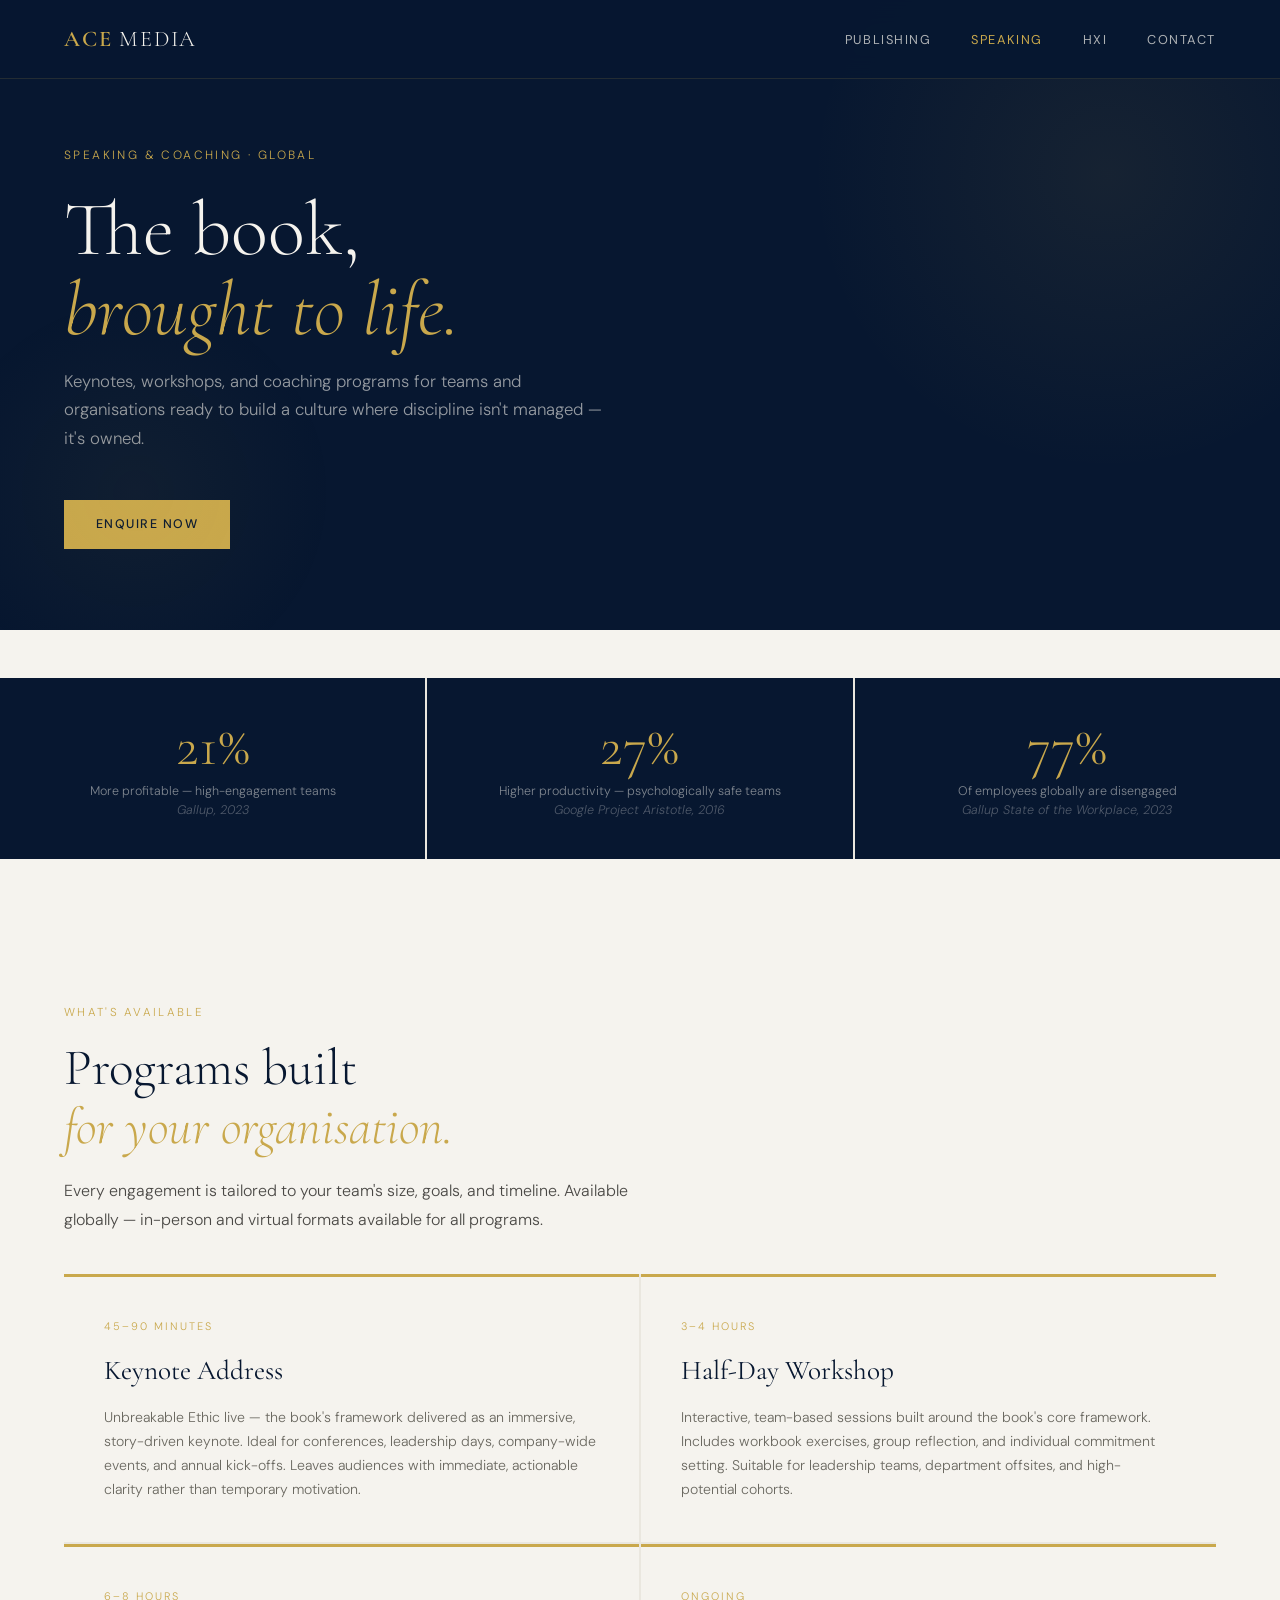
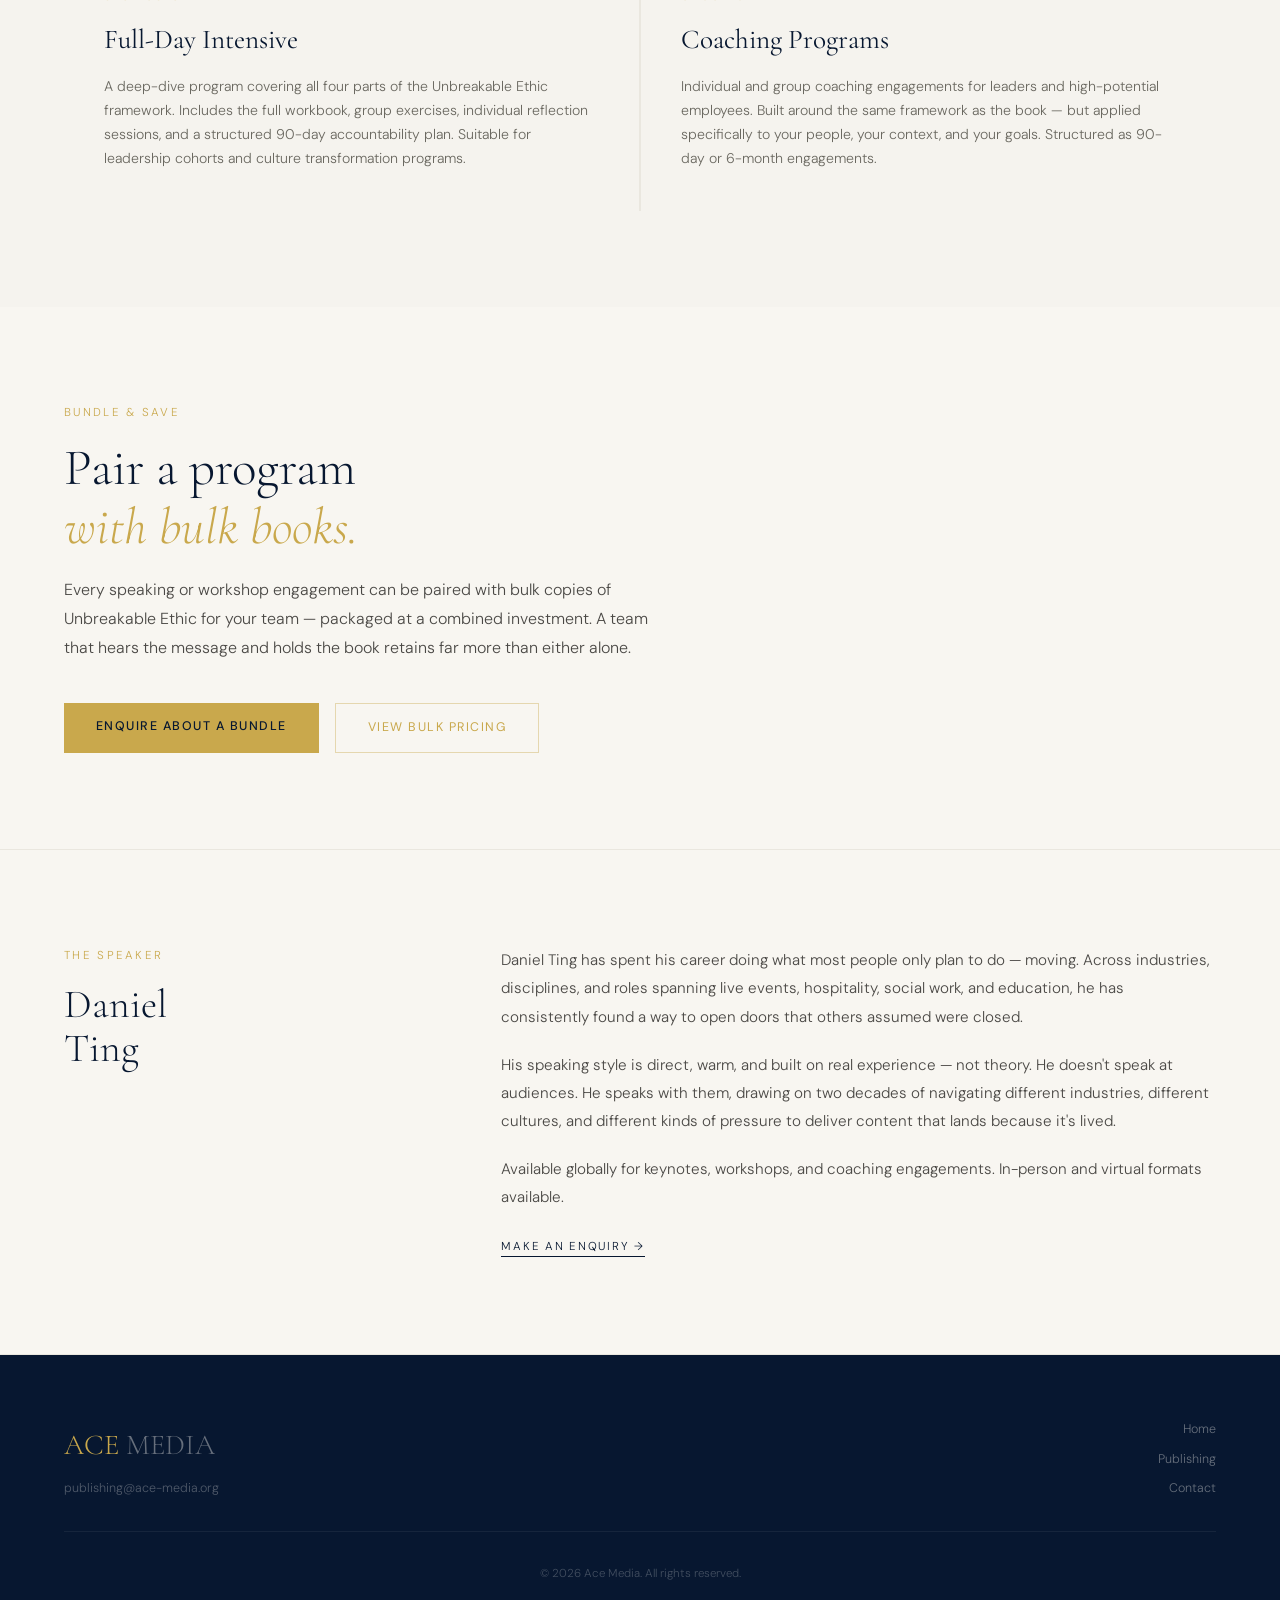
<file: speaking/index.html>
<!DOCTYPE html>
<html lang="en">
<head>
  <meta charset="UTF-8">
  <meta name="viewport" content="width=device-width, initial-scale=1.0">
  <title>Speaking & Coaching — Daniel Ting · Ace Media</title>
  <meta name="description" content="Keynotes, workshops, and coaching from Daniel Ting — for organisations ready to invest in the mindset behind sustainable high performance.">
  <link rel="stylesheet" href="../styles.css">
  <style>
    .services-grid {
      display: grid;
      grid-template-columns: repeat(2, 1fr);
      gap: 2px;
      background: var(--off-white);
      margin-top: 2.5rem;
    }
    .service-card {
      background: var(--white);
      padding: 2.5rem;
      border-top: 3px solid var(--gold);
    }
    .service-duration {
      font-size: 0.68rem;
      letter-spacing: 0.18em;
      text-transform: uppercase;
      color: var(--gold);
      margin-bottom: 0.75rem;
    }
    .service-title {
      font-family: 'Cormorant Garamond', serif;
      font-size: 1.7rem;
      font-weight: 400;
      color: var(--navy);
      margin-bottom: 0.75rem;
    }
    .service-body {
      font-size: 0.88rem;
      color: #6A6860;
      line-height: 1.7;
    }
    .stat-row {
      display: grid;
      grid-template-columns: repeat(3, 1fr);
      gap: 2px;
      background: var(--off-white);
      margin: 3rem 0;
    }
    .stat-item {
      background: var(--navy);
      padding: 2.5rem 2rem;
      text-align: center;
    }
    .stat-num {
      font-family: 'Cormorant Garamond', serif;
      font-size: 3.5rem;
      font-weight: 300;
      color: var(--gold);
      line-height: 1;
      margin-bottom: 0.5rem;
    }
    .stat-label {
      font-size: 0.78rem;
      color: rgba(245,243,238,0.5);
      line-height: 1.5;
    }
    @media (max-width: 700px) {
      .services-grid { grid-template-columns: 1fr; }
      .stat-row { grid-template-columns: 1fr; }
    }
  </style>
</head>
<body>

  <nav>
    <a href="../index.html" class="nav-brand">ACE <span>MEDIA</span></a>
    <ul class="nav-links">
      <li><a href="../publishing/index.html">Publishing</a></li>
      <li><a href="../speaking/index.html" style="color:var(--gold);">Speaking</a></li>
      <li><a href="../ai/index.html">HXI</a></li>
      <li><a href="../contact/index.html">Contact</a></li>
    </ul>
  </nav>

  <!-- HERO -->
  <section class="hero" style="min-height:70vh;">
    <div class="hero-inner">
      <p class="hero-eyebrow">Speaking & Coaching · Global</p>
      <h1 class="hero-title" style="font-size:clamp(2.8rem,6vw,5.5rem);">
        The book,<br><em>brought to life.</em>
      </h1>
      <p class="hero-sub">
        Keynotes, workshops, and coaching programs for teams and organisations
        ready to build a culture where discipline isn't managed — it's owned.
      </p>
      <a href="../contact/index.html" class="btn-primary" style="opacity:0;animation:fadeUp 0.8s ease forwards 0.8s;">Enquire Now</a>
    </div>
  </section>

  <!-- STATS -->
  <div class="stat-row fade-in">
    <div class="stat-item">
      <div class="stat-num">21%</div>
      <div class="stat-label">More profitable — high-engagement teams<br><em style="color:rgba(245,243,238,0.3);">Gallup, 2023</em></div>
    </div>
    <div class="stat-item">
      <div class="stat-num">27%</div>
      <div class="stat-label">Higher productivity — psychologically safe teams<br><em style="color:rgba(245,243,238,0.3);">Google Project Aristotle, 2016</em></div>
    </div>
    <div class="stat-item">
      <div class="stat-num">77%</div>
      <div class="stat-label">Of employees globally are disengaged<br><em style="color:rgba(245,243,238,0.3);">Gallup State of the Workplace, 2023</em></div>
    </div>
  </div>

  <!-- SERVICES -->
  <section style="background:var(--white);">
    <div class="section-inner">
      <p class="section-eyebrow fade-in">What's Available</p>
      <h2 class="section-title fade-in">Programs built<br><em>for your organisation.</em></h2>
      <p class="section-body fade-in">
        Every engagement is tailored to your team's size, goals, and timeline.
        Available globally — in-person and virtual formats available for all programs.
      </p>
      <div class="services-grid">
        <div class="service-card fade-in">
          <div class="service-duration">45–90 Minutes</div>
          <div class="service-title">Keynote Address</div>
          <div class="service-body">
            Unbreakable Ethic live — the book's framework delivered as an immersive,
            story-driven keynote. Ideal for conferences, leadership days, company-wide
            events, and annual kick-offs. Leaves audiences with immediate, actionable
            clarity rather than temporary motivation.
          </div>
        </div>
        <div class="service-card fade-in">
          <div class="service-duration">3–4 Hours</div>
          <div class="service-title">Half-Day Workshop</div>
          <div class="service-body">
            Interactive, team-based sessions built around the book's core framework.
            Includes workbook exercises, group reflection, and individual commitment
            setting. Suitable for leadership teams, department offsites, and
            high-potential cohorts.
          </div>
        </div>
        <div class="service-card fade-in">
          <div class="service-duration">6–8 Hours</div>
          <div class="service-title">Full-Day Intensive</div>
          <div class="service-body">
            A deep-dive program covering all four parts of the Unbreakable Ethic
            framework. Includes the full workbook, group exercises, individual
            reflection sessions, and a structured 90-day accountability plan.
            Suitable for leadership cohorts and culture transformation programs.
          </div>
        </div>
        <div class="service-card fade-in">
          <div class="service-duration">Ongoing</div>
          <div class="service-title">Coaching Programs</div>
          <div class="service-body">
            Individual and group coaching engagements for leaders and
            high-potential employees. Built around the same framework as the book —
            but applied specifically to your people, your context, and your goals.
            Structured as 90-day or 6-month engagements.
          </div>
        </div>
      </div>
    </div>
  </section>

  <!-- BOOK BUNDLE -->
  <section style="background:var(--soft-bg);">
    <div class="section-inner">
      <p class="section-eyebrow fade-in">Bundle & Save</p>
      <h2 class="section-title fade-in">Pair a program<br><em>with bulk books.</em></h2>
      <p class="section-body fade-in">
        Every speaking or workshop engagement can be paired with bulk copies of
        Unbreakable Ethic for your team — packaged at a combined investment.
        A team that hears the message and holds the book retains far more than either alone.
      </p>
      <div style="display:flex;gap:1rem;flex-wrap:wrap;" class="fade-in">
        <a href="../contact/index.html" class="btn-primary">Enquire About a Bundle</a>
        <a href="../publishing/unbreakableethic/index.html#buy" class="btn-outline">View Bulk Pricing</a>
      </div>
    </div>
  </section>

  <!-- ABOUT -->
  <section class="about-strip">
    <div class="about-inner">
      <div class="fade-in">
        <div class="about-label">The Speaker</div>
        <div class="about-name">Daniel<br>Ting</div>
      </div>
      <div class="about-body fade-in">
        <p>
          Daniel Ting has spent his career doing what most people only plan to do — moving.
          Across industries, disciplines, and roles spanning live events, hospitality,
          social work, and education, he has consistently found a way to open doors that
          others assumed were closed.
        </p>
        <p>
          His speaking style is direct, warm, and built on real experience — not theory.
          He doesn't speak at audiences. He speaks with them, drawing on two decades of
          navigating different industries, different cultures, and different kinds of
          pressure to deliver content that lands because it's lived.
        </p>
        <p>
          Available globally for keynotes, workshops, and coaching engagements.
          In-person and virtual formats available.
        </p>
        <a href="../contact/index.html" class="div-card-link" style="color:var(--navy);border-color:var(--navy);">Make an Enquiry →</a>
      </div>
    </div>
  </section>

  <footer>
    <div class="footer-inner">
      <div>
        <div class="footer-brand">ACE <span>MEDIA</span></div>
        <p style="font-size:0.78rem;color:rgba(245,243,238,0.3);margin-top:0.5rem;">publishing@ace-media.org</p>
      </div>
      <div class="footer-links">
        <a href="../index.html">Home</a>
        <a href="../publishing/index.html">Publishing</a>
        <a href="../contact/index.html">Contact</a>
      </div>
    </div>
    <p class="footer-copy">© 2026 Ace Media. All rights reserved.</p>
  </footer>

  <script>
    const observer = new IntersectionObserver((entries) => {
      entries.forEach(e => { if (e.isIntersecting) e.target.classList.add('visible'); });
    }, { threshold: 0.15 });
    document.querySelectorAll('.fade-in').forEach(el => observer.observe(el));
  </script>

</body>
</html>
</file>
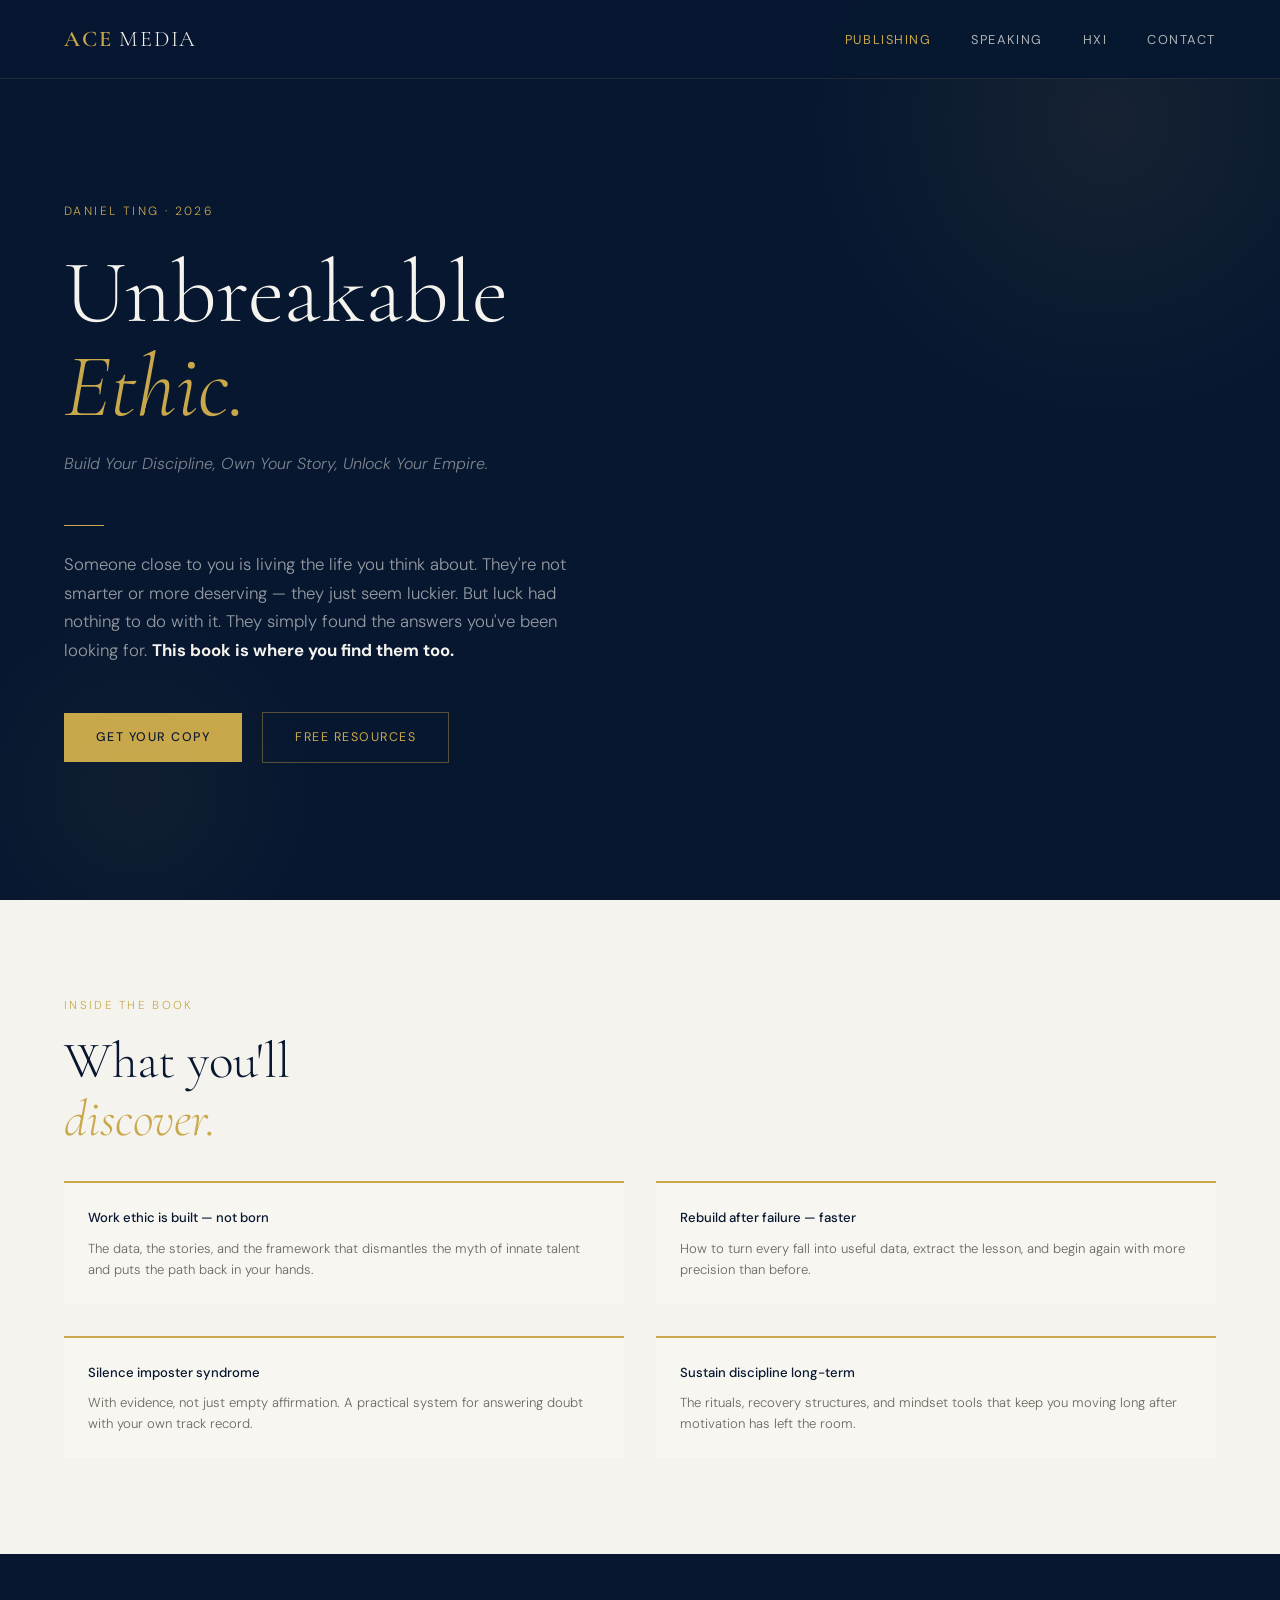
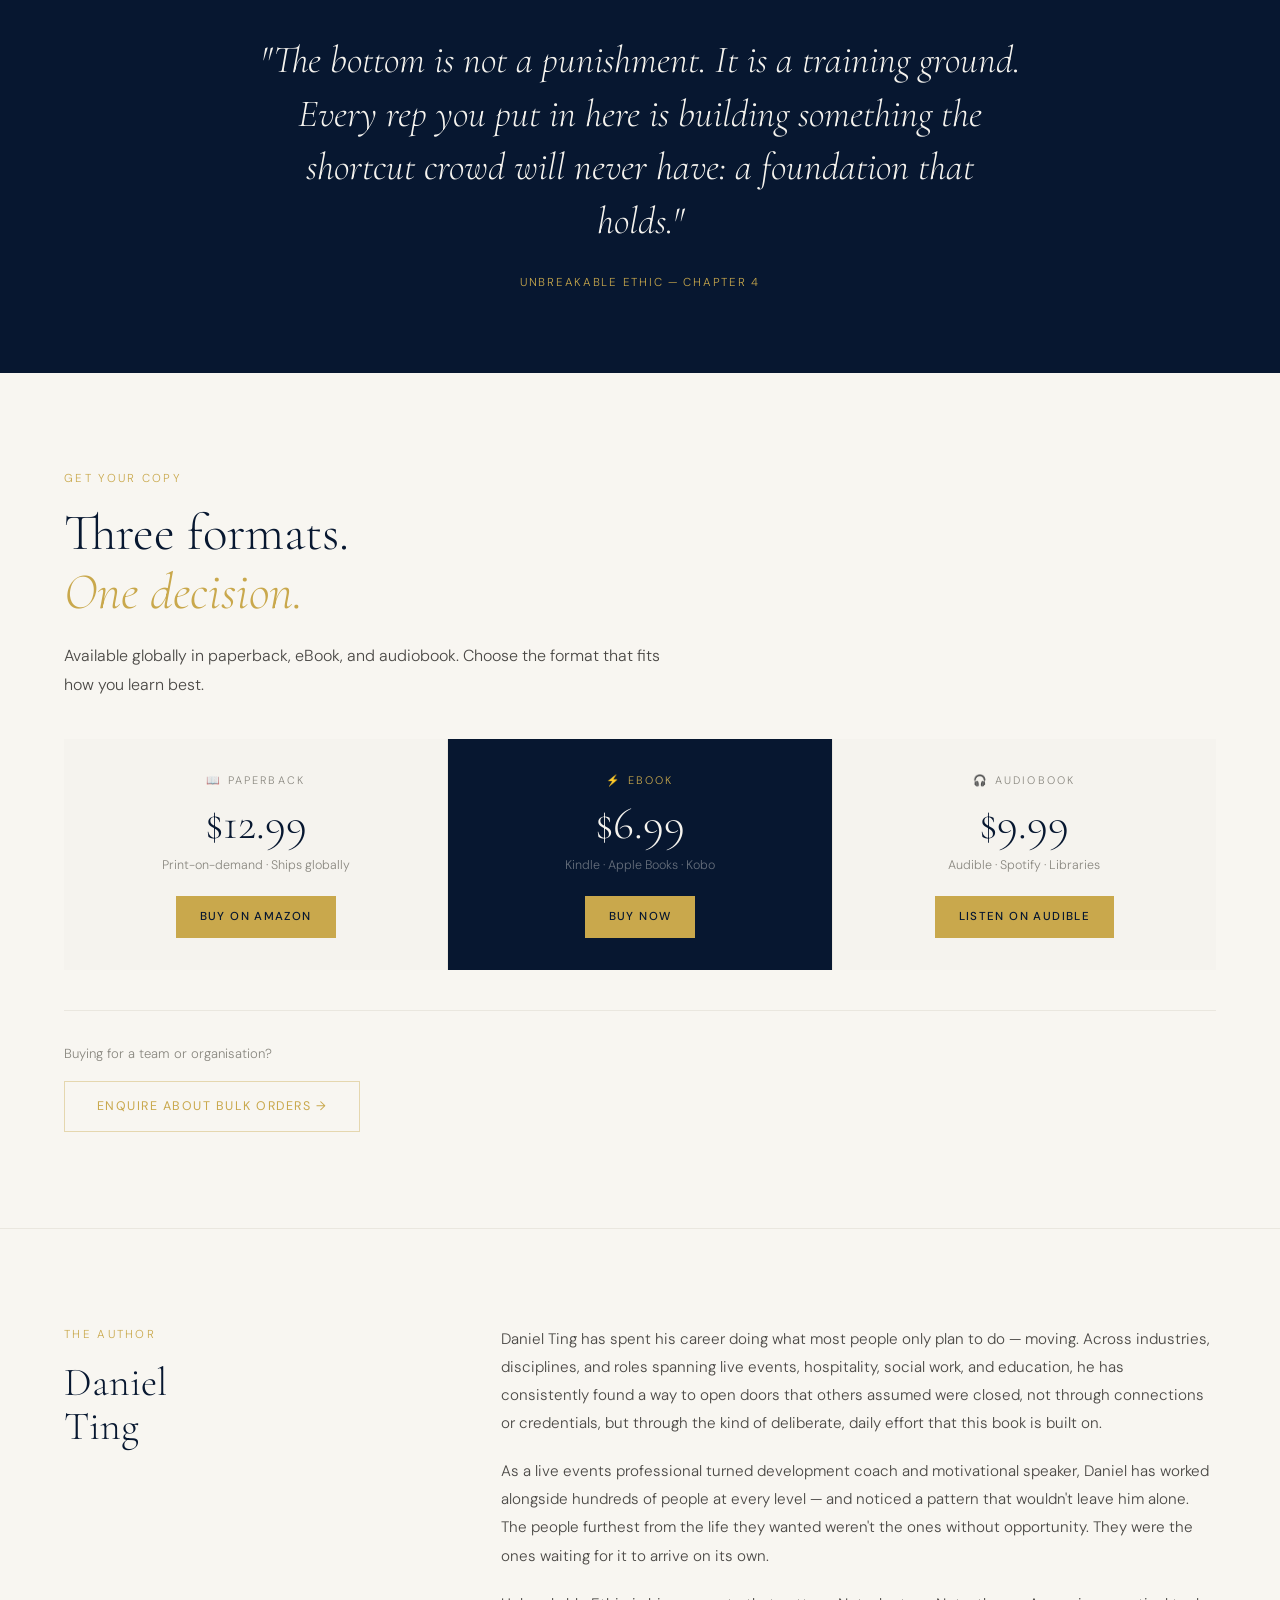
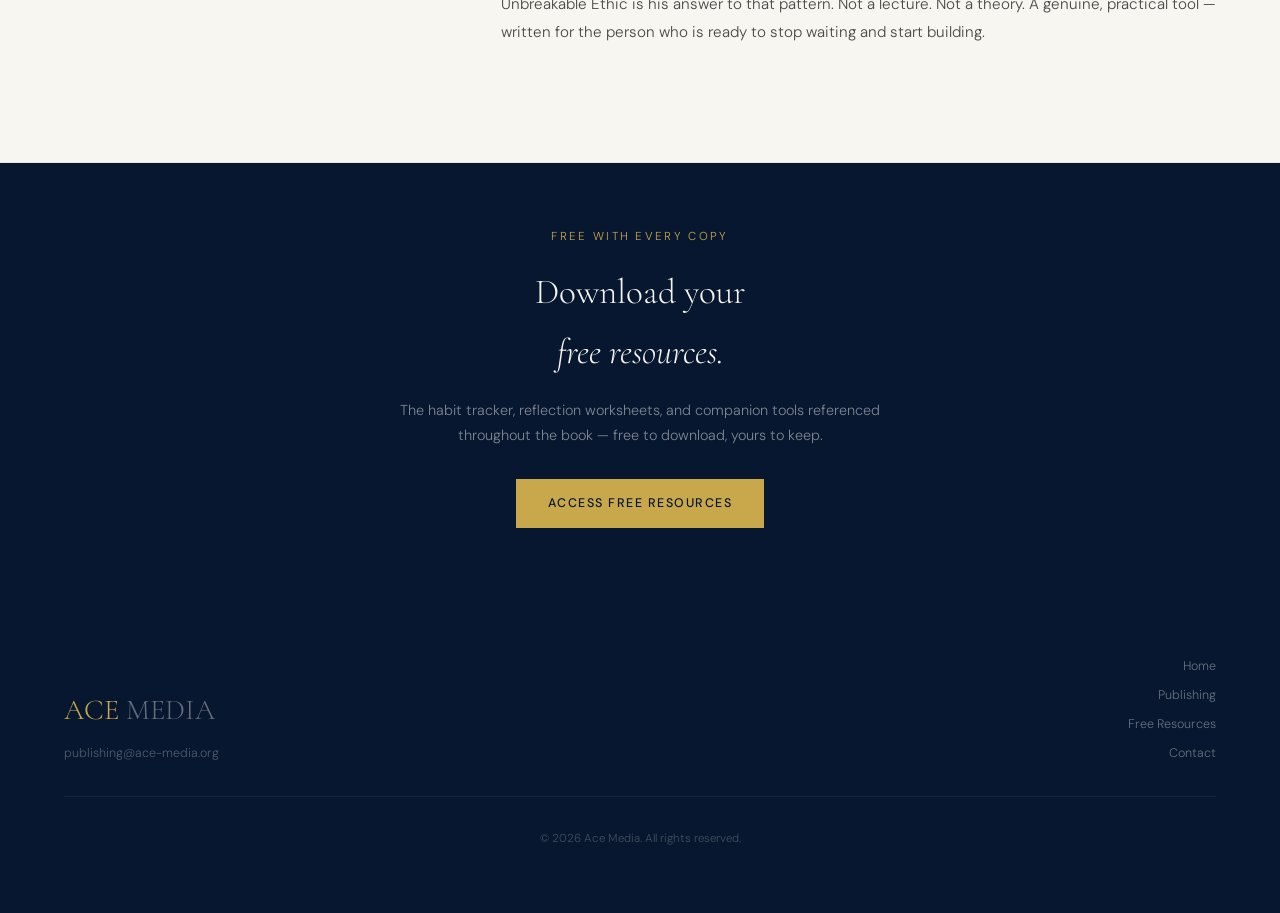
<file: publishing/unbreakableethic/index.html>
<!DOCTYPE html>
<html lang="en">
<head>
  <meta charset="UTF-8">
  <meta name="viewport" content="width=device-width, initial-scale=1.0">
  <title>Unbreakable Ethic — Daniel Ting</title>
  <meta name="description" content="Build Your Discipline, Own Your Story, Unlock Your Empire. A compact, no-excuses playbook by Daniel Ting.">
  <link rel="stylesheet" href="../../styles.css">
  <style>
    .formats-grid {
      display: grid;
      grid-template-columns: repeat(3, 1fr);
      gap: 1px;
      background: var(--off-white);
      margin: 2.5rem 0;
    }
    .format-card {
      background: var(--white);
      padding: 2rem;
      text-align: center;
    }
    .format-type {
      font-size: 0.68rem;
      letter-spacing: 0.2em;
      text-transform: uppercase;
      color: var(--mid);
      margin-bottom: 0.75rem;
    }
    .format-price {
      font-family: 'Cormorant Garamond', serif;
      font-size: 2.8rem;
      font-weight: 300;
      color: var(--navy);
      line-height: 1;
      margin-bottom: 0.5rem;
    }
    .format-note {
      font-size: 0.78rem;
      color: var(--mid);
      margin-bottom: 1.25rem;
    }
    .inside-grid {
      display: grid;
      grid-template-columns: repeat(2, 1fr);
      gap: 2rem;
      margin-top: 2rem;
    }
    .inside-item {
      padding: 1.5rem;
      border-top: 2px solid var(--gold);
      background: var(--soft-bg);
    }
    .inside-title {
      font-size: 0.82rem;
      font-weight: 500;
      color: var(--navy);
      margin-bottom: 0.5rem;
    }
    .inside-body {
      font-size: 0.82rem;
      color: #6A6860;
      line-height: 1.6;
    }
    .quote-strip {
      background: var(--navy);
      padding: 5rem 4rem;
      text-align: center;
    }
    .quote-text {
      font-family: 'Cormorant Garamond', serif;
      font-size: clamp(1.6rem, 3vw, 2.4rem);
      font-weight: 300;
      color: var(--white);
      line-height: 1.4;
      max-width: 760px;
      margin: 0 auto 1.5rem;
      font-style: italic;
    }
    .quote-attr {
      font-size: 0.72rem;
      letter-spacing: 0.15em;
      text-transform: uppercase;
      color: var(--gold);
    }
    @media (max-width: 700px) {
      .formats-grid { grid-template-columns: 1fr; }
      .inside-grid { grid-template-columns: 1fr; }
    }
  </style>
</head>
<body>

  <nav>
    <a href="../../index.html" class="nav-brand">ACE <span>MEDIA</span></a>
    <ul class="nav-links">
      <li><a href="../../publishing/index.html" style="color:var(--gold);">Publishing</a></li>
      <li><a href="../../speaking/index.html">Speaking</a></li>
      <li><a href="../../ai/index.html">HXI</a></li>
      <li><a href="../../contact/index.html">Contact</a></li>
    </ul>
  </nav>

  <!-- HERO -->
  <section class="hero" style="min-height:100vh;">
    <div class="hero-inner">
      <p class="hero-eyebrow">Daniel Ting · 2026</p>
      <h1 class="hero-title">
        Unbreakable<br><em>Ethic.</em>
      </h1>
      <p class="hero-sub" style="font-size:1rem;font-style:italic;color:rgba(245,243,238,0.5);">
        Build Your Discipline, Own Your Story, Unlock Your Empire.
      </p>
      <div style="height:1px;width:40px;background:var(--gold);margin:1.5rem 0;opacity:0;animation:fadeUp 0.8s ease forwards 0.7s;"></div>
      <p class="hero-sub">
        Someone close to you is living the life you think about. They're not smarter
        or more deserving — they just seem luckier. But luck had nothing to do with it.
        They simply found the answers you've been looking for.
        <strong style="color:var(--white);">This book is where you find them too.</strong>
      </p>
      <div style="opacity:0;animation:fadeUp 0.8s ease forwards 1s;">
        <a href="#buy" class="btn-primary" style="margin-right:1rem;">Get Your Copy</a>
        <a href="resources/index.html" class="btn-outline">Free Resources</a>
      </div>
    </div>
  </section>

  <!-- WHAT'S INSIDE -->
  <section style="background:var(--white);">
    <div class="section-inner">
      <p class="section-eyebrow fade-in">Inside the Book</p>
      <h2 class="section-title fade-in">What you'll<br><em>discover.</em></h2>
      <div class="inside-grid">
        <div class="inside-item fade-in">
          <div class="inside-title">Work ethic is built — not born</div>
          <div class="inside-body">The data, the stories, and the framework that dismantles the myth of innate talent and puts the path back in your hands.</div>
        </div>
        <div class="inside-item fade-in">
          <div class="inside-title">Rebuild after failure — faster</div>
          <div class="inside-body">How to turn every fall into useful data, extract the lesson, and begin again with more precision than before.</div>
        </div>
        <div class="inside-item fade-in">
          <div class="inside-title">Silence imposter syndrome</div>
          <div class="inside-body">With evidence, not just empty affirmation. A practical system for answering doubt with your own track record.</div>
        </div>
        <div class="inside-item fade-in">
          <div class="inside-title">Sustain discipline long-term</div>
          <div class="inside-body">The rituals, recovery structures, and mindset tools that keep you moving long after motivation has left the room.</div>
        </div>
      </div>
    </div>
  </section>

  <!-- QUOTE STRIP -->
  <div class="quote-strip fade-in">
    <p class="quote-text">
      "The bottom is not a punishment. It is a training ground.
      Every rep you put in here is building something the shortcut crowd will never have:
      a foundation that holds."
    </p>
    <p class="quote-attr">Unbreakable Ethic — Chapter 4</p>
  </div>

  <!-- BUY SECTION -->
  <section id="buy" style="background:var(--soft-bg);">
    <div class="section-inner">
      <p class="section-eyebrow fade-in">Get Your Copy</p>
      <h2 class="section-title fade-in">Three formats.<br><em>One decision.</em></h2>
      <p class="section-body fade-in">Available globally in paperback, eBook, and audiobook. Choose the format that fits how you learn best.</p>

      <div class="formats-grid fade-in">
        <div class="format-card">
          <div class="format-type">📖 Paperback</div>
          <div class="format-price">$12.99</div>
          <div class="format-note">Print-on-demand · Ships globally</div>
          <a href="https://amazon.com" class="btn-primary" style="font-size:0.72rem;padding:0.7rem 1.5rem;" target="_blank">Buy on Amazon</a>
        </div>
        <div class="format-card" style="background:var(--navy);">
          <div class="format-type" style="color:var(--gold);">⚡ eBook</div>
          <div class="format-price" style="color:var(--white);">$6.99</div>
          <div class="format-note" style="color:rgba(245,243,238,0.4);">Kindle · Apple Books · Kobo</div>
          <a href="https://amazon.com" class="btn-primary" style="font-size:0.72rem;padding:0.7rem 1.5rem;" target="_blank">Buy Now</a>
        </div>
        <div class="format-card">
          <div class="format-type">🎧 Audiobook</div>
          <div class="format-price">$9.99</div>
          <div class="format-note">Audible · Spotify · Libraries</div>
          <a href="https://audible.com" class="btn-primary" style="font-size:0.72rem;padding:0.7rem 1.5rem;" target="_blank">Listen on Audible</a>
        </div>
      </div>

      <div style="border-top:1px solid var(--off-white);padding-top:2rem;margin-top:1rem;" class="fade-in">
        <p style="font-size:0.82rem;color:var(--mid);margin-bottom:1rem;">Buying for a team or organisation?</p>
        <a href="../../contact/index.html" class="btn-outline">Enquire About Bulk Orders →</a>
      </div>
    </div>
  </section>

  <!-- ABOUT AUTHOR -->
  <section class="about-strip">
    <div class="about-inner">
      <div class="fade-in">
        <div class="about-label">The Author</div>
        <div class="about-name">Daniel<br>Ting</div>
      </div>
      <div class="about-body fade-in">
        <p>
          Daniel Ting has spent his career doing what most people only plan to do — moving.
          Across industries, disciplines, and roles spanning live events, hospitality,
          social work, and education, he has consistently found a way to open doors that
          others assumed were closed, not through connections or credentials, but through
          the kind of deliberate, daily effort that this book is built on.
        </p>
        <p>
          As a live events professional turned development coach and motivational speaker,
          Daniel has worked alongside hundreds of people at every level — and noticed a
          pattern that wouldn't leave him alone. The people furthest from the life they
          wanted weren't the ones without opportunity. They were the ones waiting for it
          to arrive on its own.
        </p>
        <p>
          Unbreakable Ethic is his answer to that pattern. Not a lecture. Not a theory.
          A genuine, practical tool — written for the person who is ready to stop waiting
          and start building.
        </p>
      </div>
    </div>
  </section>

  <!-- FREE RESOURCES CTA -->
  <section style="background:var(--navy);padding:4rem;">
    <div class="section-inner" style="text-align:center;">
      <p style="font-size:0.72rem;letter-spacing:0.2em;text-transform:uppercase;color:var(--gold);margin-bottom:1rem;" class="fade-in">Free with Every Copy</p>
      <h2 style="font-family:'Cormorant Garamond',serif;font-size:2.2rem;font-weight:300;color:var(--white);margin-bottom:1rem;" class="fade-in">
        Download your<br><em>free resources.</em>
      </h2>
      <p style="font-size:0.9rem;color:rgba(245,243,238,0.5);max-width:480px;margin:0 auto 2rem;" class="fade-in">
        The habit tracker, reflection worksheets, and companion tools
        referenced throughout the book — free to download, yours to keep.
      </p>
      <a href="resources/index.html" class="btn-primary fade-in">Access Free Resources</a>
    </div>
  </section>

  <footer>
    <div class="footer-inner">
      <div>
        <div class="footer-brand">ACE <span>MEDIA</span></div>
        <p style="font-size:0.78rem;color:rgba(245,243,238,0.3);margin-top:0.5rem;">publishing@ace-media.org</p>
      </div>
      <div class="footer-links">
        <a href="../../index.html">Home</a>
        <a href="../index.html">Publishing</a>
        <a href="resources/index.html">Free Resources</a>
        <a href="../../contact/index.html">Contact</a>
      </div>
    </div>
    <p class="footer-copy">© 2026 Ace Media. All rights reserved.</p>
  </footer>

  <script>
    const observer = new IntersectionObserver((entries) => {
      entries.forEach(e => { if (e.isIntersecting) e.target.classList.add('visible'); });
    }, { threshold: 0.15 });
    document.querySelectorAll('.fade-in').forEach(el => observer.observe(el));
  </script>

</body>
</html>
</file>
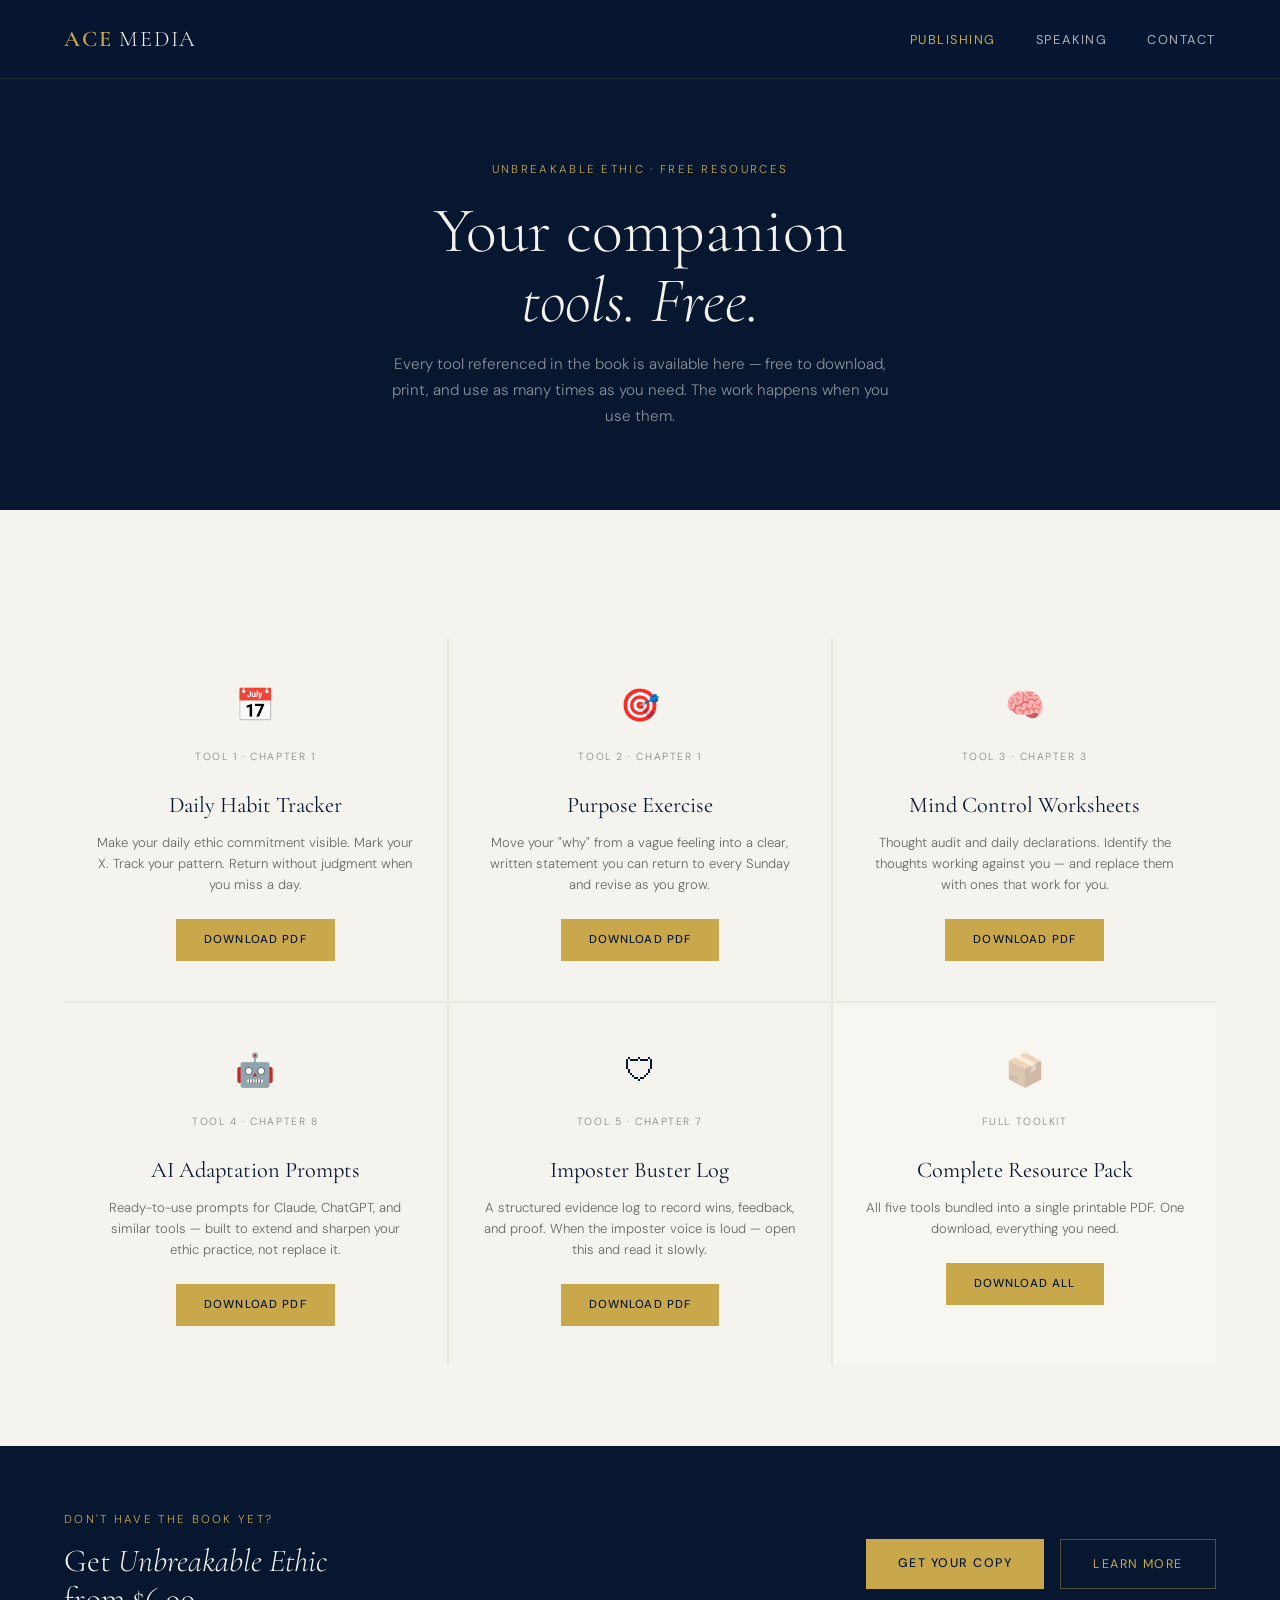
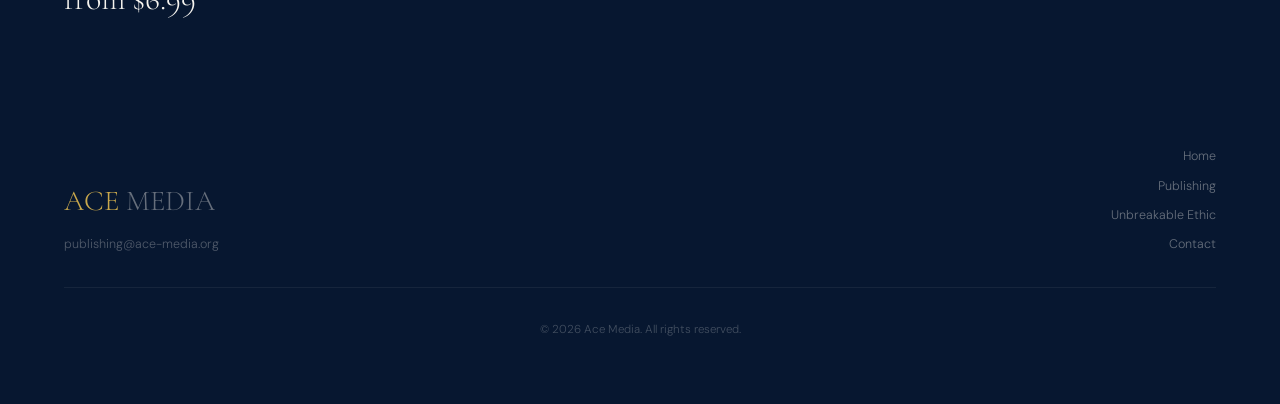
<file: publishing/unbreakableethic/resources/index.html>
<!DOCTYPE html>
<html lang="en">
<head>
  <meta charset="UTF-8">
  <meta name="viewport" content="width=device-width, initial-scale=1.0">
  <title>Free Resources — Unbreakable Ethic</title>
  <meta name="description" content="Free downloadable resources from Unbreakable Ethic by Daniel Ting — habit tracker, worksheets, and companion tools.">
  <link rel="stylesheet" href="../../../styles.css">
  <style>
    .resources-hero {
      background: var(--navy);
      padding: 10rem 4rem 5rem;
      text-align: center;
    }
    .resources-grid {
      display: grid;
      grid-template-columns: repeat(3, 1fr);
      gap: 2px;
      background: var(--off-white);
      margin-top: 3rem;
    }
    .resource-card {
      background: var(--white);
      padding: 2.5rem 2rem;
      text-align: center;
      transition: background 0.2s;
    }
    .resource-card:hover { background: var(--soft-bg); }
    .resource-icon {
      font-size: 2rem;
      margin-bottom: 1rem;
    }
    .resource-name {
      font-family: 'Cormorant Garamond', serif;
      font-size: 1.4rem;
      font-weight: 400;
      color: var(--navy);
      margin-bottom: 0.5rem;
    }
    .resource-desc {
      font-size: 0.82rem;
      color: #6A6860;
      line-height: 1.6;
      margin-bottom: 1.5rem;
    }
    .resource-chapter {
      font-size: 0.65rem;
      letter-spacing: 0.15em;
      text-transform: uppercase;
      color: var(--mid);
      margin-bottom: 1.25rem;
    }
    .download-btn {
      display: inline-block;
      padding: 0.7rem 1.75rem;
      background: var(--gold);
      color: var(--navy);
      font-size: 0.72rem;
      font-weight: 500;
      letter-spacing: 0.1em;
      text-transform: uppercase;
      text-decoration: none;
      transition: background 0.2s;
    }
    .download-btn:hover { background: var(--gold-light); }
    .coming-resource {
      display: inline-block;
      font-size: 0.68rem;
      letter-spacing: 0.15em;
      text-transform: uppercase;
      color: var(--mid);
      border: 1px solid var(--off-white);
      padding: 0.5rem 1.25rem;
    }
    @media (max-width: 700px) {
      .resources-grid { grid-template-columns: 1fr; }
      .resources-hero { padding: 8rem 1.5rem 3rem; }
    }
  </style>
</head>
<body>

  <nav>
    <a href="../../../index.html" class="nav-brand">ACE <span>MEDIA</span></a>
    <ul class="nav-links">
      <li><a href="../../index.html" style="color:var(--gold);">Publishing</a></li>
      <li><a href="../../../speaking/index.html">Speaking</a></li>
      <li><a href="../../../contact/index.html">Contact</a></li>
    </ul>
  </nav>

  <!-- HERO -->
  <div class="resources-hero">
    <p style="font-size:0.72rem;letter-spacing:0.2em;text-transform:uppercase;color:var(--gold);margin-bottom:1rem;opacity:0;animation:fadeUp 0.8s ease forwards 0.2s;">
      Unbreakable Ethic · Free Resources
    </p>
    <h1 style="font-family:'Cormorant Garamond',serif;font-size:clamp(2.5rem,5vw,4rem);font-weight:300;color:var(--white);line-height:1.1;margin-bottom:1rem;opacity:0;animation:fadeUp 0.8s ease forwards 0.4s;">
      Your companion<br><em>tools. Free.</em>
    </h1>
    <p style="font-size:0.95rem;color:rgba(245,243,238,0.55);max-width:520px;margin:0 auto;opacity:0;animation:fadeUp 0.8s ease forwards 0.6s;">
      Every tool referenced in the book is available here — free to download,
      print, and use as many times as you need. The work happens when you use them.
    </p>
  </div>

  <!-- RESOURCES GRID -->
  <section style="background:var(--white);padding:5rem 4rem;">
    <div class="section-inner">
      <div class="resources-grid fade-in">

        <div class="resource-card">
          <div class="resource-icon">📅</div>
          <div class="resource-chapter">Tool 1 · Chapter 1</div>
          <div class="resource-name">Daily Habit Tracker</div>
          <div class="resource-desc">
            Make your daily ethic commitment visible. Mark your X. Track your
            pattern. Return without judgment when you miss a day.
          </div>
          <a href="downloads/habit-tracker.pdf" class="download-btn" download>Download PDF</a>
        </div>

        <div class="resource-card">
          <div class="resource-icon">🎯</div>
          <div class="resource-chapter">Tool 2 · Chapter 1</div>
          <div class="resource-name">Purpose Exercise</div>
          <div class="resource-desc">
            Move your "why" from a vague feeling into a clear, written statement
            you can return to every Sunday and revise as you grow.
          </div>
          <a href="downloads/purpose-exercise.pdf" class="download-btn" download>Download PDF</a>
        </div>

        <div class="resource-card">
          <div class="resource-icon">🧠</div>
          <div class="resource-chapter">Tool 3 · Chapter 3</div>
          <div class="resource-name">Mind Control Worksheets</div>
          <div class="resource-desc">
            Thought audit and daily declarations. Identify the thoughts working
            against you — and replace them with ones that work for you.
          </div>
          <a href="downloads/mind-control-worksheets.pdf" class="download-btn" download>Download PDF</a>
        </div>

        <div class="resource-card">
          <div class="resource-icon">🤖</div>
          <div class="resource-chapter">Tool 4 · Chapter 8</div>
          <div class="resource-name">AI Adaptation Prompts</div>
          <div class="resource-desc">
            Ready-to-use prompts for Claude, ChatGPT, and similar tools —
            built to extend and sharpen your ethic practice, not replace it.
          </div>
          <a href="downloads/ai-prompts.pdf" class="download-btn" download>Download PDF</a>
        </div>

        <div class="resource-card">
          <div class="resource-icon">🛡</div>
          <div class="resource-chapter">Tool 5 · Chapter 7</div>
          <div class="resource-name">Imposter Buster Log</div>
          <div class="resource-desc">
            A structured evidence log to record wins, feedback, and proof.
            When the imposter voice is loud — open this and read it slowly.
          </div>
          <a href="downloads/imposter-buster.pdf" class="download-btn" download>Download PDF</a>
        </div>

        <div class="resource-card" style="background:var(--soft-bg);">
          <div class="resource-icon" style="opacity:0.4;">📦</div>
          <div class="resource-chapter">Full Toolkit</div>
          <div class="resource-name">Complete Resource Pack</div>
          <div class="resource-desc">
            All five tools bundled into a single printable PDF.
            One download, everything you need.
          </div>
          <a href="downloads/complete-resource-pack.pdf" class="download-btn" download>Download All</a>
        </div>

      </div>
    </div>
  </section>

  <!-- BOOK CTA -->
  <section style="background:var(--navy);padding:4rem;">
    <div class="section-inner" style="display:flex;justify-content:space-between;align-items:center;flex-wrap:wrap;gap:2rem;">
      <div>
        <p style="font-size:0.72rem;letter-spacing:0.2em;text-transform:uppercase;color:var(--gold);margin-bottom:0.75rem;">Don't have the book yet?</p>
        <h2 style="font-family:'Cormorant Garamond',serif;font-size:2rem;font-weight:300;color:var(--white);line-height:1.2;">
          Get <em>Unbreakable Ethic</em><br>from $6.99
        </h2>
      </div>
      <div style="display:flex;gap:1rem;flex-wrap:wrap;">
        <a href="../index.html#buy" class="btn-primary">Get Your Copy</a>
        <a href="../index.html" class="btn-outline">Learn More</a>
      </div>
    </div>
  </section>

  <footer>
    <div class="footer-inner">
      <div>
        <div class="footer-brand">ACE <span>MEDIA</span></div>
        <p style="font-size:0.78rem;color:rgba(245,243,238,0.3);margin-top:0.5rem;">publishing@ace-media.org</p>
      </div>
      <div class="footer-links">
        <a href="../../../index.html">Home</a>
        <a href="../../index.html">Publishing</a>
        <a href="../index.html">Unbreakable Ethic</a>
        <a href="../../../contact/index.html">Contact</a>
      </div>
    </div>
    <p class="footer-copy">© 2026 Ace Media. All rights reserved.</p>
  </footer>

  <script>
    const observer = new IntersectionObserver((entries) => {
      entries.forEach(e => { if (e.isIntersecting) e.target.classList.add('visible'); });
    }, { threshold: 0.15 });
    document.querySelectorAll('.fade-in').forEach(el => observer.observe(el));
  </script>

</body>
</html>
</file>
<file: styles.css>
@import url('https://fonts.googleapis.com/css2?family=Cormorant+Garamond:ital,wght@0,300;0,400;0,600;1,300;1,400&family=DM+Sans:wght@300;400;500&display=swap');

:root {
  --navy: #071730;
  --gold: #C9A84C;
  --gold-light: #E8D5A3;
  --white: #F5F3EE;
  --off-white: #EAE7DF;
  --mid: #8A8880;
  --dark: #0D1F3C;
  --hxi-teal: #0B4D4A;
  --hxi-accent: #1ABCB0;
  --soft-bg: #F8F6F1;
}

* { margin: 0; padding: 0; box-sizing: border-box; }

html { scroll-behavior: smooth; }

body {
  font-family: 'DM Sans', sans-serif;
  background: var(--white);
  color: var(--navy);
  font-weight: 300;
  line-height: 1.7;
  overflow-x: hidden;
}

/* ── NAVIGATION ─────────────────────────────────────────────────────────── */
nav {
  position: fixed;
  top: 0; left: 0; right: 0;
  z-index: 100;
  padding: 1.25rem 4rem;
  display: flex;
  justify-content: space-between;
  align-items: center;
  background: rgba(7, 23, 48, 0.96);
  backdrop-filter: blur(12px);
  border-bottom: 1px solid rgba(201, 168, 76, 0.15);
}

.nav-brand {
  font-family: 'Cormorant Garamond', serif;
  font-size: 1.4rem;
  font-weight: 600;
  color: var(--gold);
  text-decoration: none;
  letter-spacing: 0.08em;
}

.nav-brand span {
  color: var(--white);
  font-weight: 300;
}

.nav-links {
  display: flex;
  gap: 2.5rem;
  list-style: none;
}

.nav-links a {
  font-family: 'DM Sans', sans-serif;
  font-size: 0.8rem;
  font-weight: 400;
  letter-spacing: 0.12em;
  text-transform: uppercase;
  color: rgba(245, 243, 238, 0.7);
  text-decoration: none;
  transition: color 0.2s;
}

.nav-links a:hover { color: var(--gold); }

/* ── HERO ────────────────────────────────────────────────────────────────── */
.hero {
  min-height: 100vh;
  background: var(--navy);
  display: flex;
  align-items: center;
  position: relative;
  overflow: hidden;
  padding: 8rem 4rem 4rem;
}

.hero::before {
  content: '';
  position: absolute;
  top: -20%; right: -10%;
  width: 600px; height: 600px;
  background: radial-gradient(circle, rgba(201, 168, 76, 0.08) 0%, transparent 70%);
  pointer-events: none;
}

.hero::after {
  content: '';
  position: absolute;
  bottom: -10%; left: -5%;
  width: 400px; height: 400px;
  background: radial-gradient(circle, rgba(201, 168, 76, 0.05) 0%, transparent 70%);
  pointer-events: none;
}

.hero-inner {
  max-width: 1200px;
  margin: 0 auto;
  width: 100%;
}

.hero-eyebrow {
  font-size: 0.75rem;
  letter-spacing: 0.2em;
  text-transform: uppercase;
  color: var(--gold);
  margin-bottom: 1.5rem;
  opacity: 0;
  animation: fadeUp 0.8s ease forwards 0.2s;
}

.hero-title {
  font-family: 'Cormorant Garamond', serif;
  font-size: clamp(3.5rem, 7vw, 6.5rem);
  font-weight: 300;
  color: var(--white);
  line-height: 1.05;
  margin-bottom: 1rem;
  opacity: 0;
  animation: fadeUp 0.8s ease forwards 0.4s;
}

.hero-title em {
  font-style: italic;
  color: var(--gold);
}

.hero-sub {
  font-size: 1.05rem;
  color: rgba(245, 243, 238, 0.6);
  max-width: 540px;
  margin-bottom: 3rem;
  font-weight: 300;
  opacity: 0;
  animation: fadeUp 0.8s ease forwards 0.6s;
}

.hero-divisions {
  display: grid;
  grid-template-columns: repeat(4, 1fr);
  gap: 1px;
  max-width: 800px;
  background: rgba(201, 168, 76, 0.15);
  border: 1px solid rgba(201, 168, 76, 0.15);
  opacity: 0;
  animation: fadeUp 0.8s ease forwards 0.8s;
}

.division-card {
  background: rgba(7, 23, 48, 0.8);
  padding: 1.5rem 1.25rem;
  text-decoration: none;
  transition: background 0.25s;
  cursor: pointer;
}

.division-card:hover { background: rgba(201, 168, 76, 0.08); }

.division-icon {
  font-size: 1.4rem;
  margin-bottom: 0.6rem;
}

.division-name {
  font-size: 0.72rem;
  letter-spacing: 0.15em;
  text-transform: uppercase;
  color: var(--gold);
  font-weight: 500;
  margin-bottom: 0.3rem;
}

.division-desc {
  font-size: 0.78rem;
  color: rgba(245, 243, 238, 0.45);
  line-height: 1.5;
}

/* ── SECTIONS ────────────────────────────────────────────────────────────── */
section {
  padding: 6rem 4rem;
}

.section-inner {
  max-width: 1200px;
  margin: 0 auto;
}

.section-eyebrow {
  font-size: 0.72rem;
  letter-spacing: 0.2em;
  text-transform: uppercase;
  color: var(--gold);
  margin-bottom: 1rem;
}

.section-title {
  font-family: 'Cormorant Garamond', serif;
  font-size: clamp(2.2rem, 4vw, 3.5rem);
  font-weight: 300;
  color: var(--navy);
  line-height: 1.15;
  margin-bottom: 1.25rem;
}

.section-title em { font-style: italic; color: var(--gold); }

.section-body {
  font-size: 1rem;
  color: #4A4845;
  max-width: 600px;
  line-height: 1.8;
  margin-bottom: 2.5rem;
}

/* ── FEATURE BOOK STRIP ─────────────────────────────────────────────────── */
.book-strip {
  background: var(--navy);
  padding: 5rem 4rem;
}

.book-strip-inner {
  max-width: 1200px;
  margin: 0 auto;
  display: grid;
  grid-template-columns: 1fr 1fr;
  gap: 5rem;
  align-items: center;
}

.book-cover-placeholder {
  aspect-ratio: 3/4;
  background: linear-gradient(135deg, #0D1F3C 0%, #071730 100%);
  border: 1px solid rgba(201, 168, 76, 0.3);
  display: flex;
  flex-direction: column;
  align-items: center;
  justify-content: center;
  text-align: center;
  padding: 2rem;
  position: relative;
  max-width: 320px;
}

.book-cover-placeholder::before {
  content: '';
  position: absolute;
  inset: 8px;
  border: 1px solid rgba(201, 168, 76, 0.15);
  pointer-events: none;
}

.book-cover-title {
  font-family: 'Cormorant Garamond', serif;
  font-size: 2.2rem;
  font-weight: 600;
  color: var(--white);
  line-height: 1.1;
  margin-bottom: 0.5rem;
}

.book-cover-sub {
  font-size: 0.72rem;
  letter-spacing: 0.12em;
  text-transform: uppercase;
  color: var(--gold);
  margin-bottom: 1.5rem;
}

.book-cover-author {
  font-family: 'Cormorant Garamond', serif;
  font-size: 1.1rem;
  color: rgba(245, 243, 238, 0.6);
  font-weight: 300;
}

.book-info h2 {
  font-family: 'Cormorant Garamond', serif;
  font-size: 2.8rem;
  font-weight: 300;
  color: var(--white);
  line-height: 1.15;
  margin-bottom: 1rem;
}

.book-info h2 em { font-style: italic; color: var(--gold); }

.book-info p {
  font-size: 0.95rem;
  color: rgba(245, 243, 238, 0.6);
  line-height: 1.8;
  margin-bottom: 2rem;
}

.btn-group { display: flex; gap: 1rem; flex-wrap: wrap; }

.btn-primary {
  display: inline-block;
  padding: 0.85rem 2rem;
  background: var(--gold);
  color: var(--navy);
  font-size: 0.78rem;
  font-weight: 500;
  letter-spacing: 0.12em;
  text-transform: uppercase;
  text-decoration: none;
  transition: background 0.2s, transform 0.2s;
}

.btn-primary:hover { background: var(--gold-light); transform: translateY(-1px); }

.btn-outline {
  display: inline-block;
  padding: 0.85rem 2rem;
  border: 1px solid rgba(201, 168, 76, 0.4);
  color: var(--gold);
  font-size: 0.78rem;
  font-weight: 400;
  letter-spacing: 0.12em;
  text-transform: uppercase;
  text-decoration: none;
  transition: border-color 0.2s, color 0.2s;
}

.btn-outline:hover { border-color: var(--gold); color: var(--gold-light); }

/* ── DIVISIONS GRID ─────────────────────────────────────────────────────── */
.divisions-grid {
  display: grid;
  grid-template-columns: repeat(2, 1fr);
  gap: 2px;
  background: var(--off-white);
}

.div-card {
  background: var(--white);
  padding: 3rem;
  text-decoration: none;
  transition: background 0.2s;
  border-top: 3px solid transparent;
}

.div-card:hover { background: var(--soft-bg); }
.div-card.publishing { border-color: var(--gold); }
.div-card.software   { border-color: #4A7CBA; }
.div-card.hxi        { border-color: var(--hxi-accent); }
.div-card.speaking   { border-color: #8B6BAE; }

.div-card-label {
  font-size: 0.68rem;
  letter-spacing: 0.2em;
  text-transform: uppercase;
  color: var(--mid);
  margin-bottom: 0.75rem;
}

.div-card-title {
  font-family: 'Cormorant Garamond', serif;
  font-size: 1.9rem;
  font-weight: 400;
  color: var(--navy);
  margin-bottom: 0.75rem;
  line-height: 1.2;
}

.div-card-body {
  font-size: 0.88rem;
  color: #6A6860;
  line-height: 1.7;
  margin-bottom: 1.5rem;
}

.div-card-link {
  font-size: 0.72rem;
  letter-spacing: 0.15em;
  text-transform: uppercase;
  color: var(--navy);
  text-decoration: none;
  border-bottom: 1px solid var(--navy);
  padding-bottom: 2px;
  transition: color 0.2s, border-color 0.2s;
}

.div-card:hover .div-card-link { color: var(--gold); border-color: var(--gold); }

.coming-soon-badge {
  display: inline-block;
  font-size: 0.65rem;
  letter-spacing: 0.15em;
  text-transform: uppercase;
  color: var(--mid);
  border: 1px solid var(--off-white);
  padding: 0.3rem 0.75rem;
  border-radius: 2px;
}

/* ── ABOUT STRIP ────────────────────────────────────────────────────────── */
.about-strip {
  background: var(--soft-bg);
  border-top: 1px solid var(--off-white);
  border-bottom: 1px solid var(--off-white);
}

.about-inner {
  max-width: 1200px;
  margin: 0 auto;
  display: grid;
  grid-template-columns: 1fr 2fr;
  gap: 5rem;
  align-items: start;
}

.about-label {
  font-size: 0.72rem;
  letter-spacing: 0.2em;
  text-transform: uppercase;
  color: var(--gold);
  margin-bottom: 1rem;
}

.about-name {
  font-family: 'Cormorant Garamond', serif;
  font-size: 2.5rem;
  font-weight: 300;
  color: var(--navy);
  line-height: 1.1;
}

.about-body p {
  font-size: 0.95rem;
  color: #4A4845;
  line-height: 1.85;
  margin-bottom: 1.25rem;
}

/* ── CONTACT / FOOTER ───────────────────────────────────────────────────── */
footer {
  background: var(--navy);
  padding: 4rem;
}

.footer-inner {
  max-width: 1200px;
  margin: 0 auto;
  display: flex;
  justify-content: space-between;
  align-items: flex-end;
}

.footer-brand {
  font-family: 'Cormorant Garamond', serif;
  font-size: 1.8rem;
  font-weight: 300;
  color: var(--gold);
}

.footer-brand span { color: rgba(245, 243, 238, 0.4); }

.footer-links {
  display: flex;
  flex-direction: column;
  gap: 0.5rem;
  text-align: right;
}

.footer-links a {
  font-size: 0.78rem;
  color: rgba(245, 243, 238, 0.4);
  text-decoration: none;
  transition: color 0.2s;
}

.footer-links a:hover { color: var(--gold); }

.footer-copy {
  font-size: 0.72rem;
  color: rgba(245, 243, 238, 0.25);
  margin-top: 2rem;
  padding-top: 2rem;
  border-top: 1px solid rgba(255,255,255,0.06);
  text-align: center;
}

/* ── HXI SECTION ────────────────────────────────────────────────────────── */
.hxi-strip {
  background: var(--hxi-teal);
  padding: 5rem 4rem;
}

.hxi-inner {
  max-width: 1200px;
  margin: 0 auto;
  display: grid;
  grid-template-columns: 1fr 1fr;
  gap: 5rem;
  align-items: center;
}

.hxi-label {
  font-size: 0.72rem;
  letter-spacing: 0.2em;
  text-transform: uppercase;
  color: var(--hxi-accent);
  margin-bottom: 1rem;
}

.hxi-title {
  font-family: 'Cormorant Garamond', serif;
  font-size: 3rem;
  font-weight: 300;
  color: var(--white);
  line-height: 1.1;
  margin-bottom: 1rem;
}

.hxi-body {
  font-size: 0.95rem;
  color: rgba(245, 243, 238, 0.65);
  line-height: 1.8;
  margin-bottom: 2rem;
}

.hxi-coming {
  display: inline-block;
  font-size: 0.72rem;
  letter-spacing: 0.2em;
  text-transform: uppercase;
  color: var(--hxi-accent);
  border: 1px solid rgba(26, 188, 176, 0.3);
  padding: 0.6rem 1.5rem;
}

/* ── ANIMATIONS ─────────────────────────────────────────────────────────── */
@keyframes fadeUp {
  from { opacity: 0; transform: translateY(24px); }
  to   { opacity: 1; transform: translateY(0); }
}

.fade-in {
  opacity: 0;
  transform: translateY(20px);
  transition: opacity 0.7s ease, transform 0.7s ease;
}

.fade-in.visible {
  opacity: 1;
  transform: translateY(0);
}

/* ── RESPONSIVE ─────────────────────────────────────────────────────────── */
@media (max-width: 900px) {
  nav { padding: 1rem 1.5rem; }
  .nav-links { gap: 1.5rem; }
  section { padding: 4rem 1.5rem; }
  .hero { padding: 7rem 1.5rem 3rem; }
  .hero-divisions { grid-template-columns: repeat(2, 1fr); }
  .book-strip { padding: 3rem 1.5rem; }
  .book-strip-inner { grid-template-columns: 1fr; gap: 2.5rem; }
  .book-cover-placeholder { max-width: 100%; }
  .divisions-grid { grid-template-columns: 1fr; }
  .about-inner { grid-template-columns: 1fr; gap: 2rem; }
  .hxi-inner { grid-template-columns: 1fr; gap: 2rem; }
  .hxi-strip { padding: 3rem 1.5rem; }
  .footer-inner { flex-direction: column; gap: 2rem; align-items: flex-start; }
  .footer-links { text-align: left; }
}
</file>
